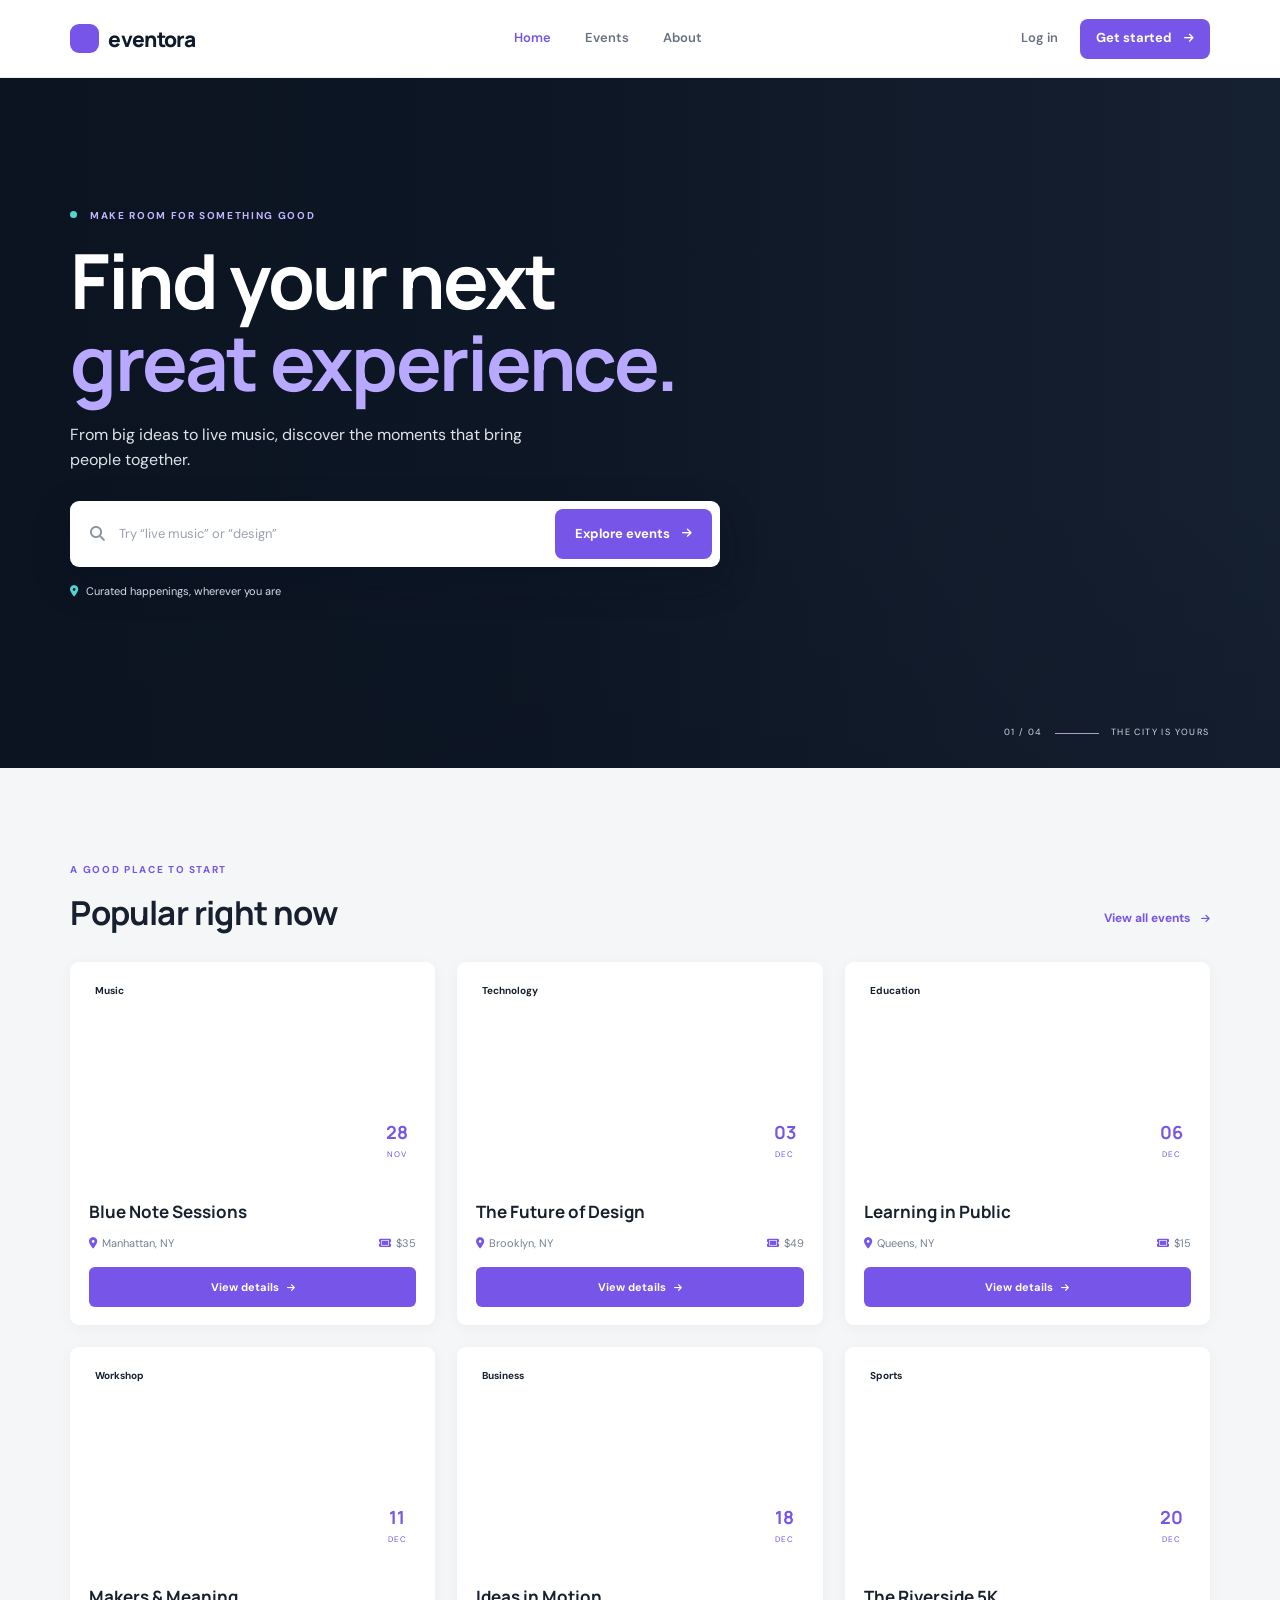
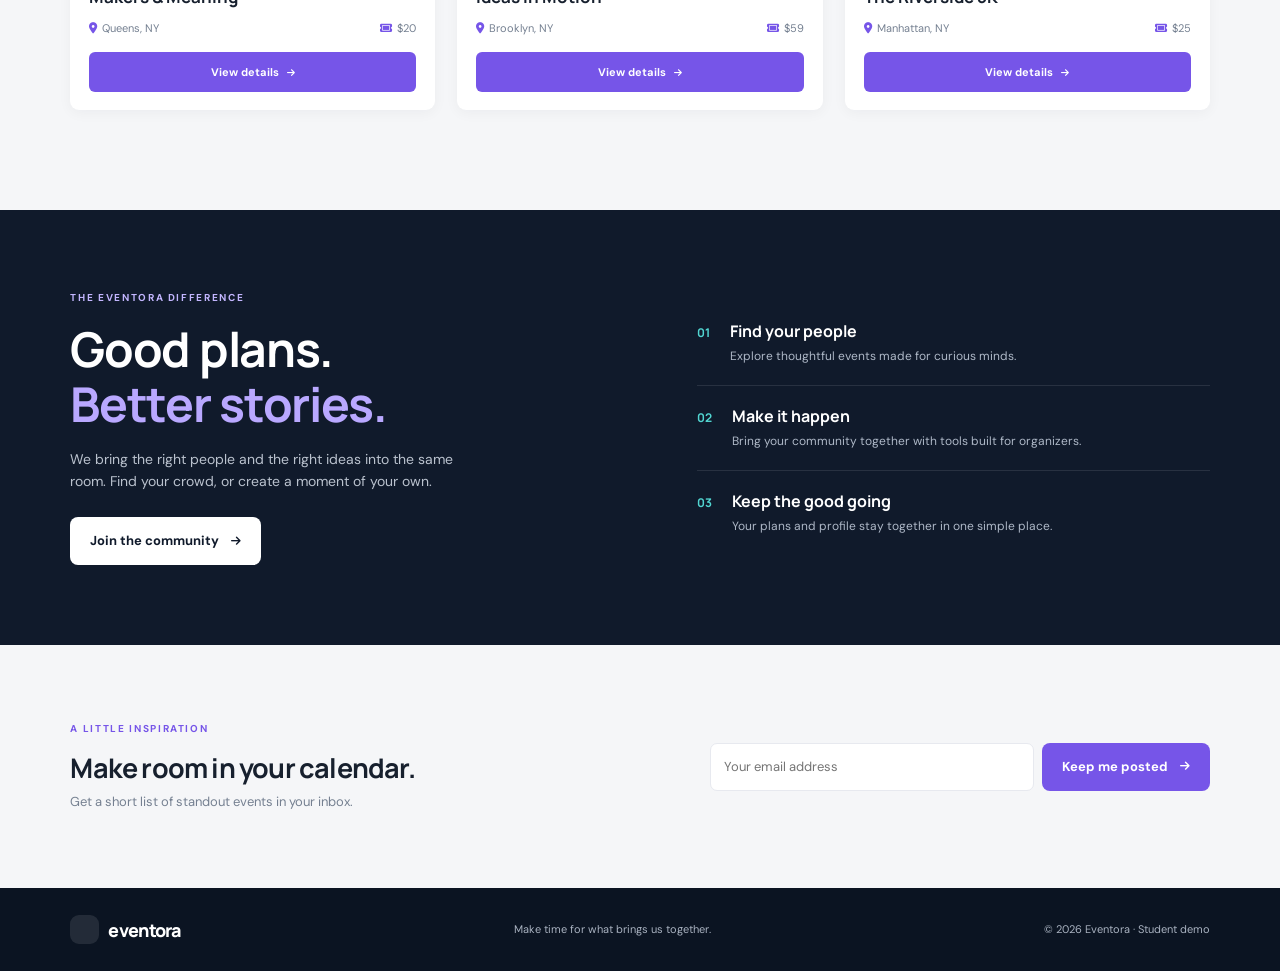
<file: frontend/index.html>
<!doctype html>
<html lang="en">
<head>
  <meta charset="utf-8">
  <meta name="viewport" content="width=device-width, initial-scale=1">
  <meta name="description" content="Find experiences worth remembering with Eventora.">
  <title>Eventora | Find your next great experience</title>
  <link rel="preconnect" href="https://fonts.googleapis.com">
  <link rel="preconnect" href="https://fonts.gstatic.com" crossorigin>
  <link href="https://fonts.googleapis.com/css2?family=DM+Sans:wght@400;500;600;700&family=Manrope:wght@500;600;700;800&display=swap" rel="stylesheet">
  <link rel="stylesheet" href="https://cdnjs.cloudflare.com/ajax/libs/font-awesome/6.5.2/css/all.min.css">
  <link rel="stylesheet" href="css/style.css">
  <link rel="stylesheet" href="css/event-details.css">
</head>
<body data-page="home">
  <header class="site-header">
    <a class="brand" href="index.html"><span class="brand-mark"><i class="fa-solid fa-sparkles"></i></span>eventora</a>
    <button class="menu-toggle" aria-label="Open navigation" aria-expanded="false"><i class="fa-solid fa-bars"></i></button>
    <nav class="site-nav" aria-label="Main navigation">
      <a class="active" href="index.html">Home</a><a href="events.html">Events</a><a href="about.html">About</a>
    </nav>
    <div class="nav-actions"><a class="nav-login" href="login.html">Log in</a><a class="button button-small" href="register.html">Get started <i class="fa-solid fa-arrow-right"></i></a></div>
  </header>

  <main>
    <section class="hero">
      <div class="hero-shade"></div>
      <div class="hero-content">
        <p class="eyebrow eyebrow-light"><span></span> MAKE ROOM FOR SOMETHING GOOD</p>
        <h1>Find your next<br><em>great experience.</em></h1>
        <p class="hero-copy">From big ideas to live music, discover the moments that bring people together.</p>
        <form class="hero-search" id="event-search">
          <i class="fa-solid fa-magnifying-glass"></i>
          <input id="search-input" type="search" placeholder="Try “live music” or “design”" aria-label="Search events">
          <button class="button" type="submit">Explore events <i class="fa-solid fa-arrow-right"></i></button>
        </form>
        <p class="hero-note"><i class="fa-solid fa-location-dot"></i> Curated happenings, wherever you are</p>
      </div>
      <div class="hero-caption"><span>01 / 04</span><span class="caption-line"></span><span>THE CITY IS YOURS</span></div>
    </section>

    <section class="section events-section" id="events">
      <div class="section-heading">
        <div><p class="eyebrow">A GOOD PLACE TO START</p><h2>Popular right now</h2></div>
        <a class="text-link" href="events.html">View all events <i class="fa-solid fa-arrow-right"></i></a>
      </div>
      <div class="event-grid" id="event-grid" aria-live="polite"></div>
      <p class="empty-state" id="event-empty" hidden>No events match that search. Try another keyword.</p>
    </section>

    <section class="why-section" id="why">
      <div class="why-copy"><p class="eyebrow eyebrow-light">THE EVENTORA DIFFERENCE</p><h2>Good plans.<br><em>Better stories.</em></h2><p>We bring the right people and the right ideas into the same room. Find your crowd, or create a moment of your own.</p><a class="button button-light" href="register.html">Join the community <i class="fa-solid fa-arrow-right"></i></a></div>
      <div class="why-points"><article><span>01</span><div><h3>Find your people</h3><p>Explore thoughtful events made for curious minds.</p></div></article><article><span>02</span><div><h3>Make it happen</h3><p>Bring your community together with tools built for organizers.</p></div></article><article><span>03</span><div><h3>Keep the good going</h3><p>Your plans and profile stay together in one simple place.</p></div></article></div>
    </section>
    <section class="newsletter section">
      <div><p class="eyebrow">A LITTLE INSPIRATION</p><h2>Make room in your calendar.</h2><p>Get a short list of standout events in your inbox.</p></div>
      <form class="newsletter-form" id="newsletter-form"><label class="sr-only" for="newsletter-email">Email address</label><input id="newsletter-email" type="email" placeholder="Your email address" required><button class="button" type="submit">Keep me posted <i class="fa-solid fa-arrow-right"></i></button></form>
    </section>
  </main>
  <footer class="site-footer"><a class="brand brand-footer" href="index.html"><span class="brand-mark"><i class="fa-solid fa-sparkles"></i></span>eventora</a><p>Make time for what brings us together.</p><span>© 2026 Eventora · Student demo</span></footer>
  <div class="toast-region" aria-live="polite" aria-atomic="true"></div>
  <script src="js/database.js"></script>
  <script src="js/app.js"></script>
</body>
</html>
</file>
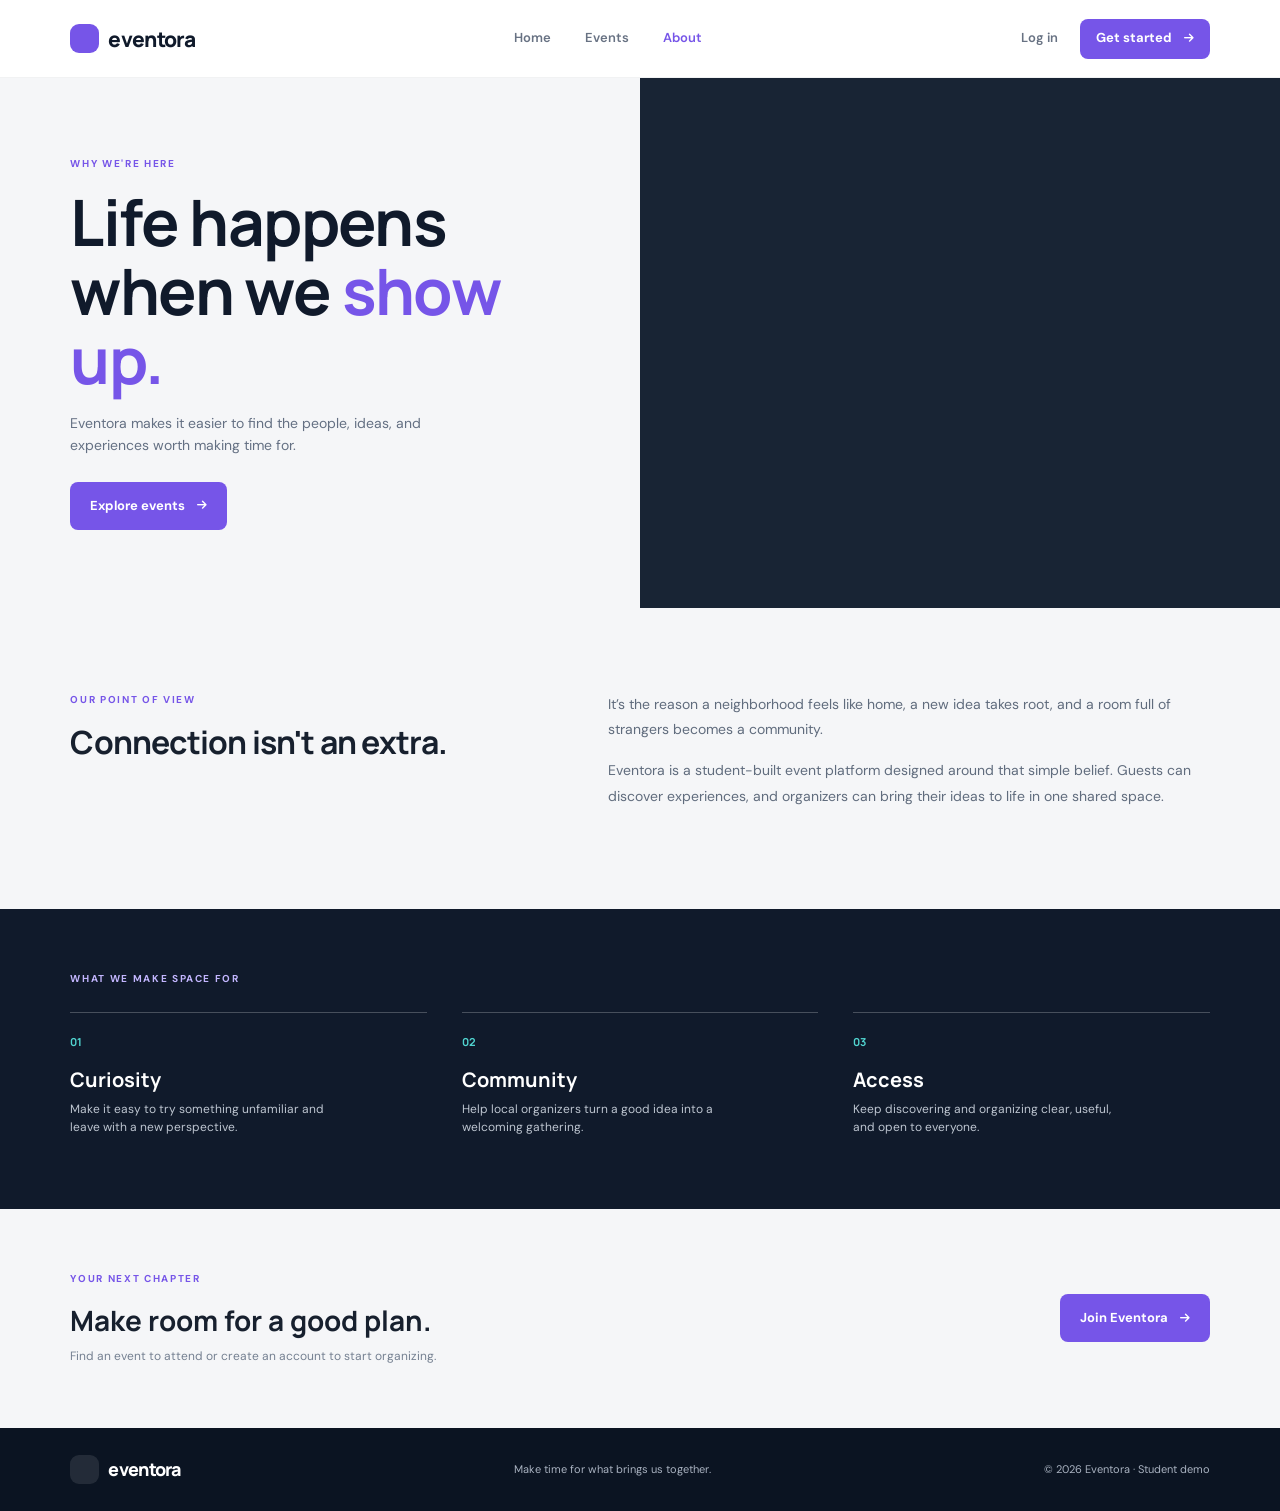
<file: frontend/about.html>
<!doctype html>
<html lang="en">
<head>
  <meta charset="utf-8"><meta name="viewport" content="width=device-width, initial-scale=1">
  <meta name="description" content="Learn how Eventora helps people find and create meaningful events.">
  <title>About | Eventora</title>
  <link rel="preconnect" href="https://fonts.googleapis.com"><link rel="preconnect" href="https://fonts.gstatic.com" crossorigin>
  <link href="https://fonts.googleapis.com/css2?family=DM+Sans:wght@400;500;600;700&family=Manrope:wght@500;600;700;800&display=swap" rel="stylesheet">
  <link rel="stylesheet" href="https://cdnjs.cloudflare.com/ajax/libs/font-awesome/6.5.2/css/all.min.css"><link rel="stylesheet" href="css/style.css">
</head>
<body data-page="about">
  <header class="site-header">
    <a class="brand" href="index.html"><span class="brand-mark"><i class="fa-solid fa-sparkles"></i></span>eventora</a>
    <button class="menu-toggle" aria-label="Open navigation" aria-expanded="false"><i class="fa-solid fa-bars"></i></button>
    <nav class="site-nav" aria-label="Main navigation"><a href="index.html">Home</a><a href="events.html">Events</a><a class="active" href="about.html">About</a></nav>
    <div class="nav-actions"><a class="nav-login" href="login.html">Log in</a><a class="button button-small" href="register.html">Get started <i class="fa-solid fa-arrow-right"></i></a></div>
  </header>
  <main>
    <section class="about-hero"><div class="about-hero-copy"><p class="eyebrow">WHY WE'RE HERE</p><h1>Life happens<br>when we <em>show up.</em></h1><p>Eventora makes it easier to find the people, ideas, and experiences worth making time for.</p><a class="button" href="events.html">Explore events <i class="fa-solid fa-arrow-right"></i></a></div><div class="about-hero-image" role="img" aria-label="People gathering at a live event"></div></section>
    <section class="about-story section"><div class="story-label"><p class="eyebrow">OUR POINT OF VIEW</p><h2>Connection isn't an extra.</h2></div><div class="story-copy"><p>It’s the reason a neighborhood feels like home, a new idea takes root, and a room full of strangers becomes a community.</p><p>Eventora is a student-built event platform designed around that simple belief. Guests can discover experiences, and organizers can bring their ideas to life in one shared space.</p></div></section>
    <section class="about-values"><div class="section values-inner"><p class="eyebrow eyebrow-light">WHAT WE MAKE SPACE FOR</p><div class="values-grid"><article><span>01</span><h2>Curiosity</h2><p>Make it easy to try something unfamiliar and leave with a new perspective.</p></article><article><span>02</span><h2>Community</h2><p>Help local organizers turn a good idea into a welcoming gathering.</p></article><article><span>03</span><h2>Access</h2><p>Keep discovering and organizing clear, useful, and open to everyone.</p></article></div></div></section>
    <section class="about-cta section"><div><p class="eyebrow">YOUR NEXT CHAPTER</p><h2>Make room for a good plan.</h2><p>Find an event to attend or create an account to start organizing.</p></div><a class="button" href="register.html">Join Eventora <i class="fa-solid fa-arrow-right"></i></a></section>
  </main>
  <footer class="site-footer"><a class="brand brand-footer" href="index.html"><span class="brand-mark"><i class="fa-solid fa-sparkles"></i></span>eventora</a><p>Make time for what brings us together.</p><span>© 2026 Eventora · Student demo</span></footer>
  <div class="toast-region" aria-live="polite" aria-atomic="true"></div><script src="js/database.js"></script><script src="js/app.js"></script>
</body>
</html>
</file>
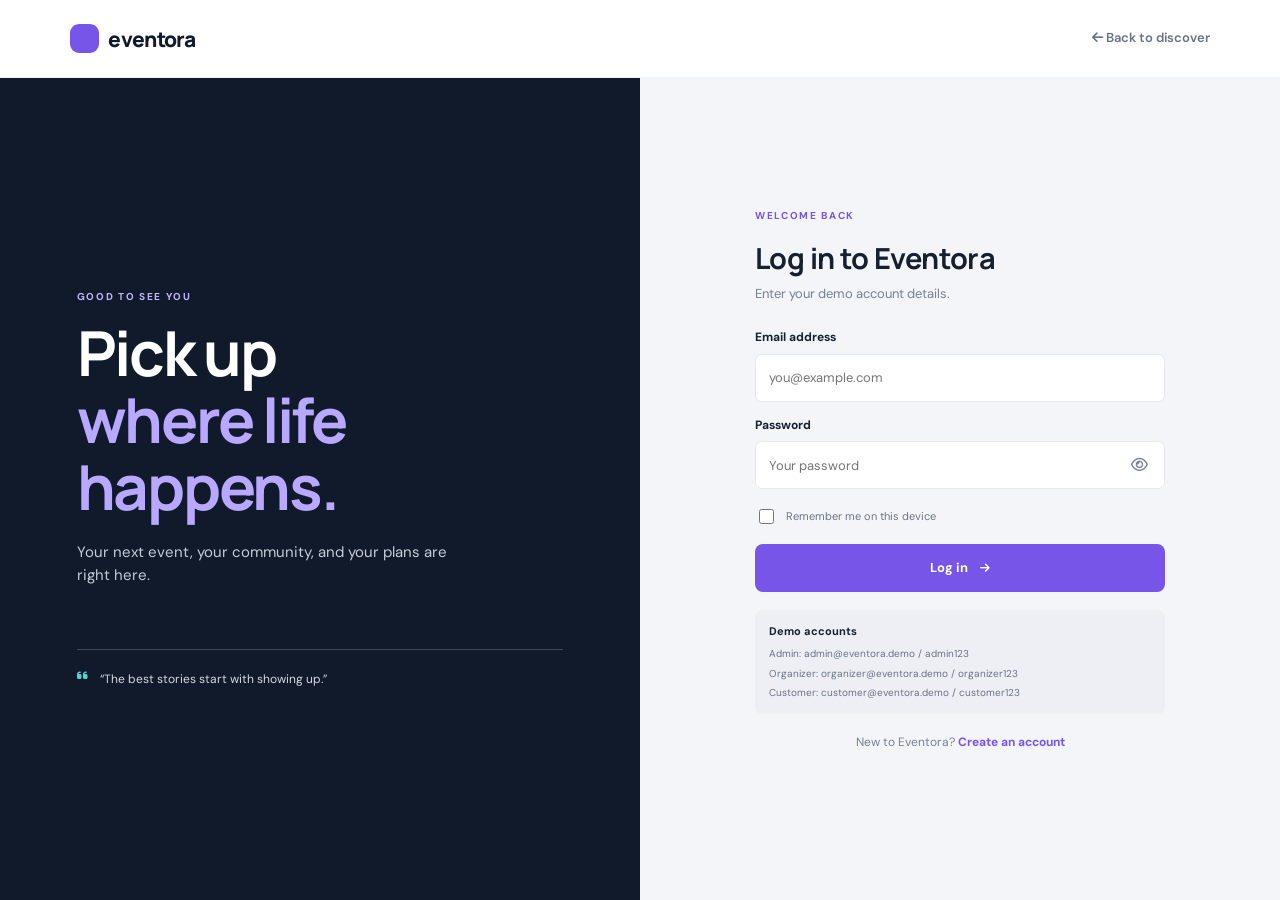
<file: frontend/dashboard.html>
<!doctype html>
<html lang="en">
<head>
  <meta charset="utf-8"><meta name="viewport" content="width=device-width, initial-scale=1">
  <title>Dashboard | Eventora</title>
  <link rel="preconnect" href="https://fonts.googleapis.com"><link rel="preconnect" href="https://fonts.gstatic.com" crossorigin>
  <link href="https://fonts.googleapis.com/css2?family=DM+Sans:wght@400;500;600;700&family=Manrope:wght@500;600;700;800&display=swap" rel="stylesheet">
  <link rel="stylesheet" href="https://cdnjs.cloudflare.com/ajax/libs/font-awesome/6.5.2/css/all.min.css"><link rel="stylesheet" href="css/style.css"><link rel="stylesheet" href="css/dashboard.css">
</head>
<body class="workspace-page" data-page="dashboard">
  <aside class="workspace-sidebar">
    <a class="brand" href="index.html"><span class="brand-mark"><i class="fa-solid fa-sparkles"></i></span>eventora</a>
    <p class="sidebar-label">WORKSPACE</p><nav class="sidebar-nav"><a class="active" href="dashboard.html"><i class="fa-solid fa-chart-pie"></i> Overview</a><a href="events.html"><i class="fa-regular fa-compass"></i> Explore events</a><a href="profile.html"><i class="fa-regular fa-user"></i> My profile</a></nav>
    <div class="sidebar-bottom"><a href="index.html"><i class="fa-solid fa-arrow-left"></i> Back to Eventora</a><button id="logout-button"><i class="fa-solid fa-arrow-right-from-bracket"></i> Log out</button></div>
  </aside>
  <main class="workspace-main">
    <header class="workspace-topbar"><button class="workspace-menu" aria-label="Open dashboard navigation"><i class="fa-solid fa-bars"></i></button><span class="crumb">Workspace <i class="fa-solid fa-chevron-right"></i> Overview</span><a class="top-profile" href="profile.html"><span class="avatar" id="user-avatar">E</span><span id="top-user-name">My profile</span><i class="fa-solid fa-chevron-down"></i></a></header>
    <section class="dashboard-content"><div class="welcome-row"><div><p class="eyebrow" id="role-eyebrow">YOUR EVENTORA</p><h1 id="welcome-title">Welcome back</h1><p id="welcome-copy">Here's what's happening in your Eventora space.</p></div><a class="button" id="primary-action" href="events.html">Explore events <i class="fa-solid fa-arrow-right"></i></a></div>
      <div class="stats-grid" id="stats-grid"></div>
      <section class="dashboard-panel"><div class="panel-heading"><div><p class="eyebrow">YOUR SPACE</p><h2 id="panel-title">A good place to begin</h2></div><span class="role-chip" id="role-chip"></span></div><div id="dashboard-body"></div></section>
      <section class="dashboard-panel admin-review-panel" id="admin-review-panel" hidden><div class="panel-heading"><div><p class="eyebrow">MODERATION</p><h2>Customer reviews</h2></div><span class="role-chip" id="pending-review-count">0 pending</span></div><div id="admin-review-list"></div></section>
      <p class="demo-warning"><i class="fa-solid fa-circle-info"></i> Demo workspace. Account and sample data are stored only in this browser.</p>
    </section>
  </main>
  <div class="modal-backdrop" id="event-modal" hidden><section class="modal" role="dialog" aria-modal="true" aria-labelledby="modal-title"><button class="modal-close" type="button" aria-label="Close"><i class="fa-solid fa-xmark"></i></button><p class="eyebrow">NEW EVENT</p><h2 id="modal-title">Create an event</h2><form id="create-event-form"><label for="event-name">Event name</label><input id="event-name" required maxlength="70" placeholder="e.g. Creative mornings"><label for="event-category">Category</label><select id="event-category"><option>Technology</option><option>Education</option><option>Music</option><option>Business</option><option>Workshop</option><option>Cultural</option></select><label for="event-date">Date</label><input id="event-date" type="date" required><label for="event-location">Location</label><input id="event-location" required maxlength="80" placeholder="City or venue"><label for="event-price">Ticket price (USD)</label><input id="event-price" type="number" min="0" max="99999" step="0.01" value="0" required><p class="form-error" id="event-error" role="alert"></p><button class="button button-wide" type="submit">Create event <i class="fa-solid fa-arrow-right"></i></button></form></section></div>
  <div class="toast-region" aria-live="polite" aria-atomic="true"></div><script src="js/database.js"></script><script src="js/app.js"></script>
</body>
</html>
</file>
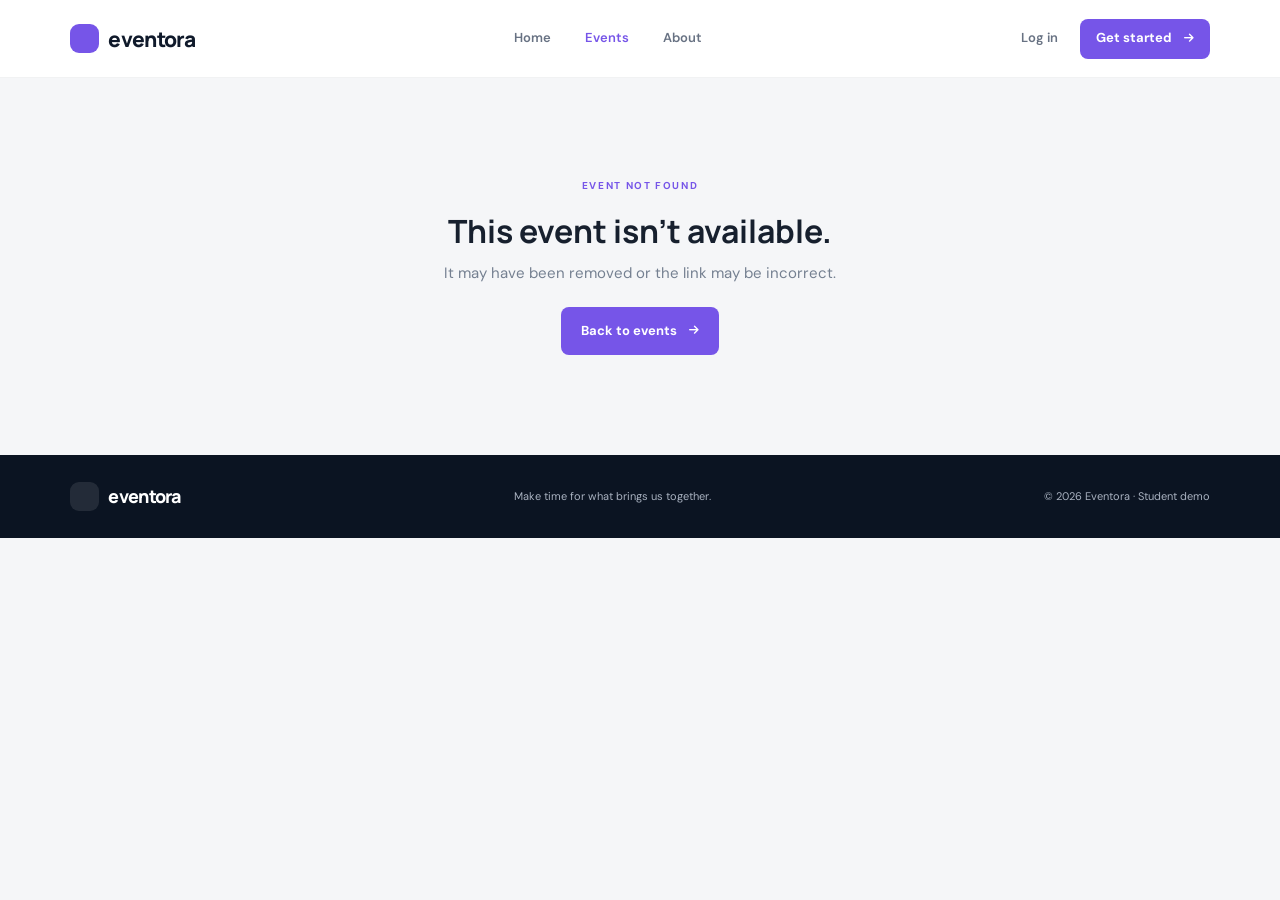
<file: frontend/event-details.html>
<!doctype html>
<html lang="en">
<head>
  <meta charset="utf-8"><meta name="viewport" content="width=device-width, initial-scale=1">
  <meta name="description" content="View event details and reserve tickets with Eventora.">
  <title>Event details | Eventora</title>
  <link rel="preconnect" href="https://fonts.googleapis.com"><link rel="preconnect" href="https://fonts.gstatic.com" crossorigin>
  <link href="https://fonts.googleapis.com/css2?family=DM+Sans:wght@400;500;600;700&family=Manrope:wght@500;600;700;800&display=swap" rel="stylesheet">
  <link rel="stylesheet" href="https://cdnjs.cloudflare.com/ajax/libs/font-awesome/6.5.2/css/all.min.css">
  <link rel="stylesheet" href="css/style.css"><link rel="stylesheet" href="css/event-details.css">
</head>
<body data-page="event-details">
  <header class="site-header">
    <a class="brand" href="index.html"><span class="brand-mark"><i class="fa-solid fa-sparkles"></i></span>eventora</a>
    <button class="menu-toggle" aria-label="Open navigation" aria-expanded="false"><i class="fa-solid fa-bars"></i></button>
    <nav class="site-nav" aria-label="Main navigation"><a href="index.html">Home</a><a class="active" href="events.html">Events</a><a href="about.html">About</a></nav>
    <div class="nav-actions"><a class="nav-login" href="login.html">Log in</a><a class="button button-small" href="register.html">Get started <i class="fa-solid fa-arrow-right"></i></a></div>
  </header>
  <main>
    <section id="event-not-found" class="event-not-found" hidden><p class="eyebrow">EVENT NOT FOUND</p><h1>This event isn't available.</h1><p>It may have been removed or the link may be incorrect.</p><a class="button" href="events.html">Back to events <i class="fa-solid fa-arrow-right"></i></a></section>
    <div id="event-details-content" hidden>
      <div class="detail-banner" id="detail-image"><div class="detail-banner-shade"></div><div class="detail-banner-inner"><a class="detail-back" href="events.html"><i class="fa-solid fa-arrow-left"></i> All events</a><span id="detail-category" class="event-tag"></span></div></div>
      <section class="event-detail-layout">
        <article class="event-story">
          <p class="eyebrow">EVENTORA PRESENTS</p><h1 id="detail-title"></h1><p class="detail-description" id="detail-description"></p>
          <div class="detail-facts"><div><span class="fact-icon"><i class="fa-regular fa-calendar"></i></span><div><small>DATE</small><strong id="detail-date"></strong></div></div><div><span class="fact-icon"><i class="fa-solid fa-location-dot"></i></span><div><small>LOCATION</small><strong id="detail-location"></strong></div></div><div><span class="fact-icon"><i class="fa-solid fa-user-tie"></i></span><div><small>ORGANIZER</small><strong id="detail-organizer"></strong></div></div><div><span class="fact-icon"><i class="fa-solid fa-ticket"></i></span><div><small>SEATS</small><strong id="detail-seats"></strong></div></div></div>
          <section class="event-about"><p class="eyebrow">GOOD TO KNOW</p><h2>A little more about the event</h2><p id="detail-long-description"></p></section>
          <section class="event-reviews"><div class="reviews-heading"><div><p class="eyebrow">COMMUNITY NOTES</p><h2>Reviews</h2></div><span id="review-average" class="review-average"></span></div><div id="approved-reviews" class="approved-reviews"></div><p id="review-access-message" class="review-access-message"></p><form id="review-form" class="review-form" hidden><label for="review-rating">Your rating</label><select id="review-rating"><option value="5">5 stars · Loved it</option><option value="4">4 stars · Great</option><option value="3">3 stars · Good</option><option value="2">2 stars · Could be better</option><option value="1">1 star · Disappointing</option></select><label for="review-comment">Your review</label><textarea id="review-comment" rows="4" maxlength="600" placeholder="What should other guests know?" required></textarea><p class="form-error" id="review-error" role="alert"></p><button class="button" type="submit">Submit review <i class="fa-solid fa-arrow-right"></i></button></form></section>
        </article>
        <aside class="booking-card">
          <p class="eyebrow">SAVE YOUR SPOT</p><div class="booking-price"><strong id="booking-base-price"></strong><span> / ticket</span></div><p class="availability" id="booking-availability"></p>
          <div id="booking-access-message" class="booking-access"></div>
          <form id="booking-form" hidden>
            <label for="ticket-type">Ticket type</label><select id="ticket-type"><option value="regular">Regular · 1× price</option><option value="vip">VIP · 1.75× price</option><option value="premium">Premium · 2.5× price</option></select>
            <label for="ticket-quantity">Number of tickets</label><div class="quantity-control"><button type="button" data-quantity-change="-1" aria-label="Remove one ticket"><i class="fa-solid fa-minus"></i></button><input id="ticket-quantity" type="number" min="1" value="1" inputmode="numeric" required><button type="button" data-quantity-change="1" aria-label="Add one ticket"><i class="fa-solid fa-plus"></i></button></div>
            <div class="booking-total"><span>Total</span><strong id="booking-total"></strong></div>
            <p class="form-error" id="booking-error" role="alert"></p><button class="button button-wide" type="submit">Confirm booking <i class="fa-solid fa-arrow-right"></i></button>
            <p class="booking-demo-note"><i class="fa-solid fa-circle-info"></i> Demo booking only. No payment is collected.</p>
          </form>
          <section class="booking-confirmation" id="booking-confirmation" aria-live="polite" hidden><span><i class="fa-solid fa-circle-check"></i></span><h2>You're on the list.</h2><p>Your demo booking is saved.</p><small>BOOKING ID</small><code id="booking-confirmation-id"></code><a class="text-link" href="dashboard.html">View your dashboard <i class="fa-solid fa-arrow-right"></i></a></section>
        </aside>
      </section>
    </div>
  </main>
  <footer class="site-footer"><a class="brand brand-footer" href="index.html"><span class="brand-mark"><i class="fa-solid fa-sparkles"></i></span>eventora</a><p>Make time for what brings us together.</p><span>© 2026 Eventora · Student demo</span></footer>
  <div class="toast-region" aria-live="polite" aria-atomic="true"></div><script src="js/database.js"></script><script src="js/app.js"></script>
</body>
</html>
</file>
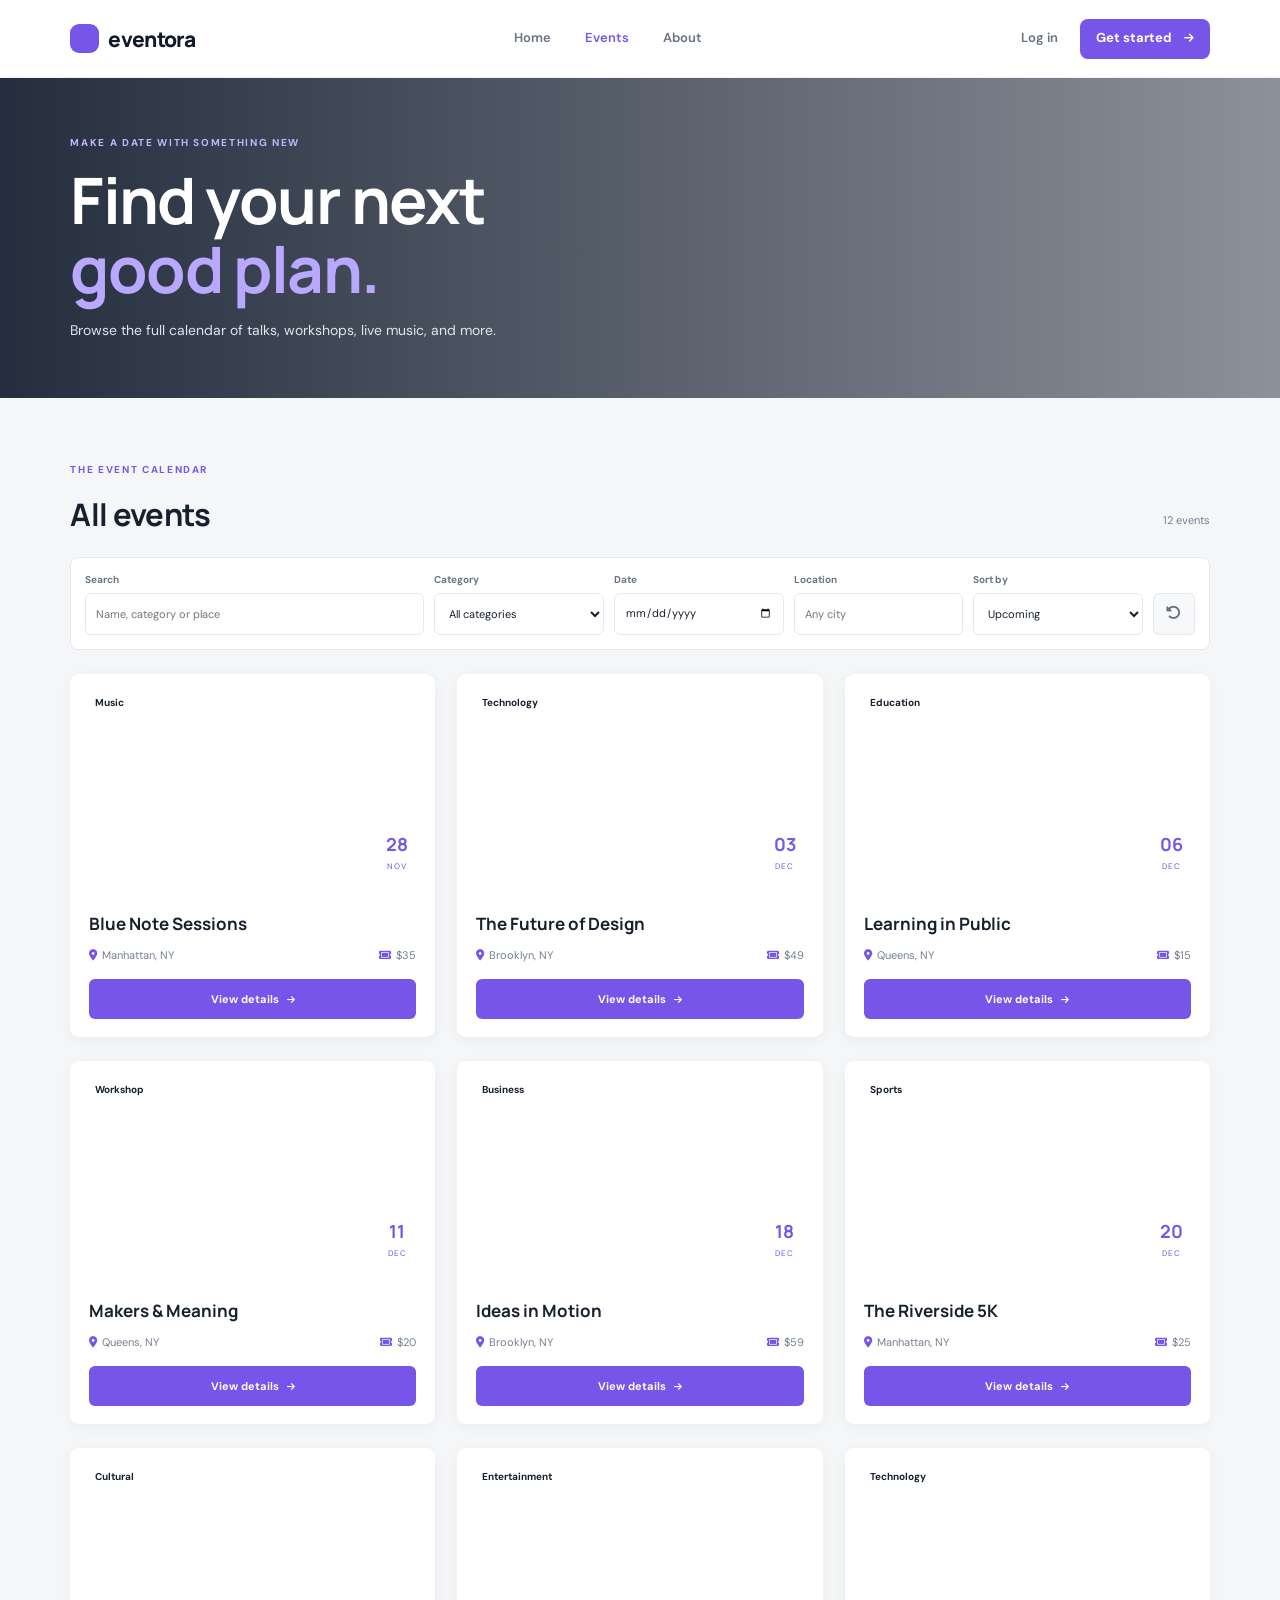
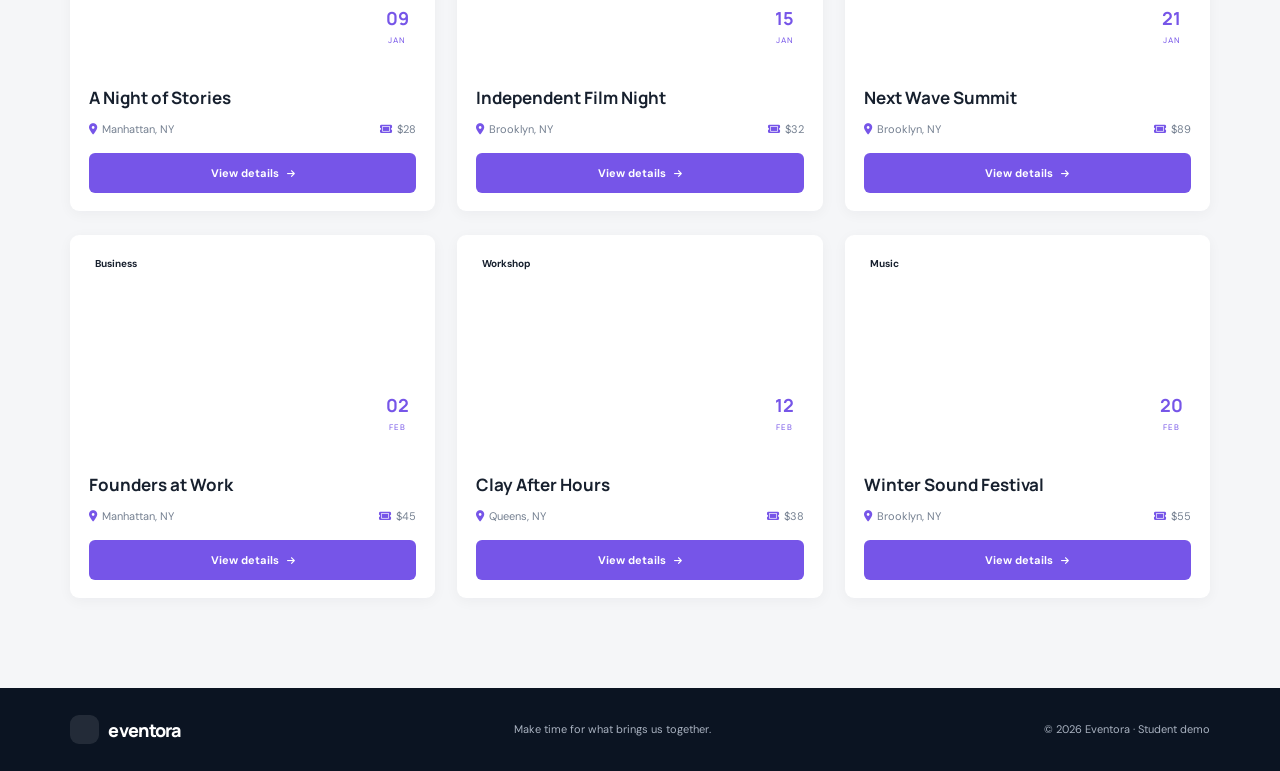
<file: frontend/events.html>
<!doctype html>
<html lang="en">
<head>
  <meta charset="utf-8"><meta name="viewport" content="width=device-width, initial-scale=1">
  <meta name="description" content="Browse upcoming Eventora experiences and find your next event.">
  <title>Events | Eventora</title>
  <link rel="preconnect" href="https://fonts.googleapis.com"><link rel="preconnect" href="https://fonts.gstatic.com" crossorigin>
  <link href="https://fonts.googleapis.com/css2?family=DM+Sans:wght@400;500;600;700&family=Manrope:wght@500;600;700;800&display=swap" rel="stylesheet">
  <link rel="stylesheet" href="https://cdnjs.cloudflare.com/ajax/libs/font-awesome/6.5.2/css/all.min.css"><link rel="stylesheet" href="css/style.css"><link rel="stylesheet" href="css/event-details.css">
</head>
<body data-page="events">
  <header class="site-header">
    <a class="brand" href="index.html"><span class="brand-mark"><i class="fa-solid fa-sparkles"></i></span>eventora</a>
    <button class="menu-toggle" aria-label="Open navigation" aria-expanded="false"><i class="fa-solid fa-bars"></i></button>
    <nav class="site-nav" aria-label="Main navigation"><a href="index.html">Home</a><a class="active" href="events.html">Events</a><a href="about.html">About</a></nav>
    <div class="nav-actions"><a class="nav-login" href="login.html">Log in</a><a class="button button-small" href="register.html">Get started <i class="fa-solid fa-arrow-right"></i></a></div>
  </header>
  <main>
    <section class="events-hero"><div class="events-hero-content"><p class="eyebrow eyebrow-light">MAKE A DATE WITH SOMETHING NEW</p><h1>Find your next<br><em>good plan.</em></h1><p>Browse the full calendar of talks, workshops, live music, and more.</p></div></section>
    <section class="section catalog-section">
      <div class="catalog-heading"><div><p class="eyebrow">THE EVENT CALENDAR</p><h2>All events</h2></div><span id="event-count" class="event-count"></span></div>
      <form class="event-filters" id="event-filters">
        <label class="filter-field search-filter"><span>Search</span><input id="events-search" type="search" placeholder="Name, category or place"></label>
        <label class="filter-field"><span>Category</span><select id="category-filter"><option value="">All categories</option><option>Technology</option><option>Education</option><option>Sports</option><option>Music</option><option>Business</option><option>Cultural</option><option>Entertainment</option><option>Workshop</option></select></label>
        <label class="filter-field"><span>Date</span><input id="date-filter" type="date"></label>
        <label class="filter-field"><span>Location</span><input id="location-filter" type="search" placeholder="Any city"></label>
        <label class="filter-field"><span>Sort by</span><select id="sort-filter"><option value="date">Upcoming</option><option value="price-low">Price: low to high</option><option value="price-high">Price: high to low</option></select></label>
        <button class="filter-reset" type="reset" aria-label="Clear event filters" title="Clear filters"><i class="fa-solid fa-rotate-left"></i></button>
      </form>
      <div class="event-grid catalog-grid" id="event-grid" aria-live="polite"></div>
      <p class="empty-state" id="event-empty" hidden>No events match those filters. Try changing your search.</p>
    </section>
  </main>
  <footer class="site-footer"><a class="brand brand-footer" href="index.html"><span class="brand-mark"><i class="fa-solid fa-sparkles"></i></span>eventora</a><p>Make time for what brings us together.</p><span>© 2026 Eventora · Student demo</span></footer>
  <div class="toast-region" aria-live="polite" aria-atomic="true"></div><script src="js/database.js"></script><script src="js/app.js"></script>
</body>
</html>
</file>
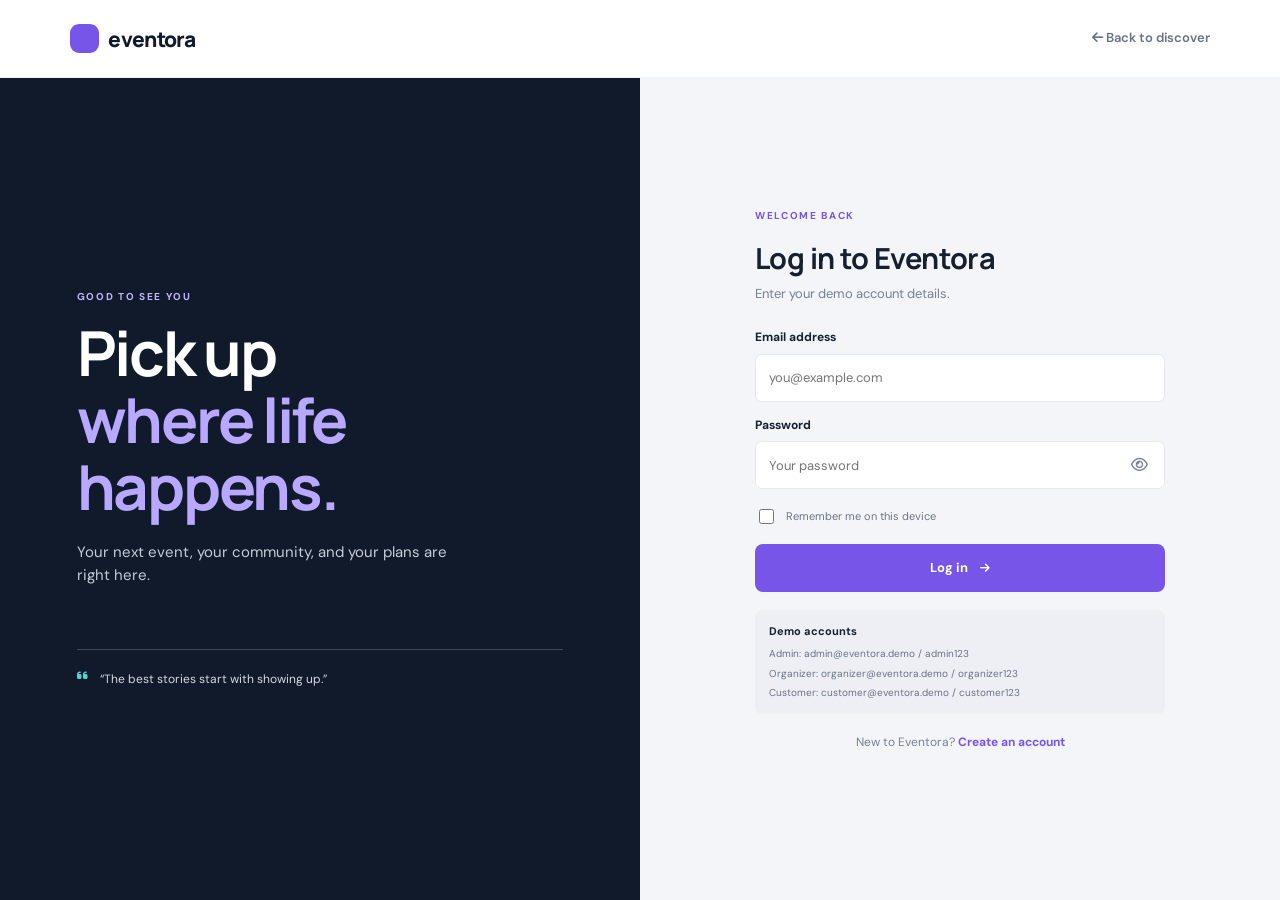
<file: frontend/login.html>
<!doctype html>
<html lang="en">
<head>
  <meta charset="utf-8"><meta name="viewport" content="width=device-width, initial-scale=1">
  <title>Log in | Eventora</title>
  <link rel="preconnect" href="https://fonts.googleapis.com"><link rel="preconnect" href="https://fonts.gstatic.com" crossorigin>
  <link href="https://fonts.googleapis.com/css2?family=DM+Sans:wght@400;500;600;700&family=Manrope:wght@500;600;700;800&display=swap" rel="stylesheet">
  <link rel="stylesheet" href="https://cdnjs.cloudflare.com/ajax/libs/font-awesome/6.5.2/css/all.min.css"><link rel="stylesheet" href="css/style.css">
</head>
<body class="auth-page" data-page="login">
  <header class="site-header auth-header"><a class="brand" href="index.html"><span class="brand-mark"><i class="fa-solid fa-sparkles"></i></span>eventora</a><a class="nav-login" href="index.html"><i class="fa-solid fa-arrow-left"></i> Back to discover</a></header>
  <main class="auth-layout">
    <section class="auth-aside login-aside"><p class="eyebrow eyebrow-light">GOOD TO SEE YOU</p><h1>Pick up<br><em>where life happens.</em></h1><p>Your next event, your community, and your plans are right here.</p><div class="aside-quote"><i class="fa-solid fa-quote-left"></i><span>“The best stories start with showing up.”</span></div></section>
    <section class="auth-form-wrap"><form class="auth-form" id="login-form" novalidate>
      <p class="eyebrow">WELCOME BACK</p><h2>Log in to Eventora</h2><p class="form-intro">Enter your demo account details.</p>
      <label for="login-email">Email address</label><input id="login-email" type="email" autocomplete="email" placeholder="you@example.com" required>
      <label for="login-password">Password</label><div class="password-field"><input id="login-password" type="password" autocomplete="current-password" placeholder="Your password" required><button type="button" class="password-toggle" aria-label="Show password"><i class="fa-regular fa-eye"></i></button></div>
      <label class="check-label"><input id="remember-me" type="checkbox"><span>Remember me on this device</span></label>
      <p class="form-error" id="login-error" role="alert"></p><button class="button button-wide" type="submit">Log in <i class="fa-solid fa-arrow-right"></i></button>
      <div class="demo-accounts"><strong>Demo accounts</strong><span>Admin: admin@eventora.demo / admin123</span><span>Organizer: organizer@eventora.demo / organizer123</span><span>Customer: customer@eventora.demo / customer123</span></div>
      <p class="switch-auth">New to Eventora? <a href="register.html">Create an account</a></p>
    </form></section>
  </main>
  <div class="toast-region" aria-live="polite" aria-atomic="true"></div><script src="js/database.js"></script><script src="js/app.js"></script>
</body>
</html>
</file>
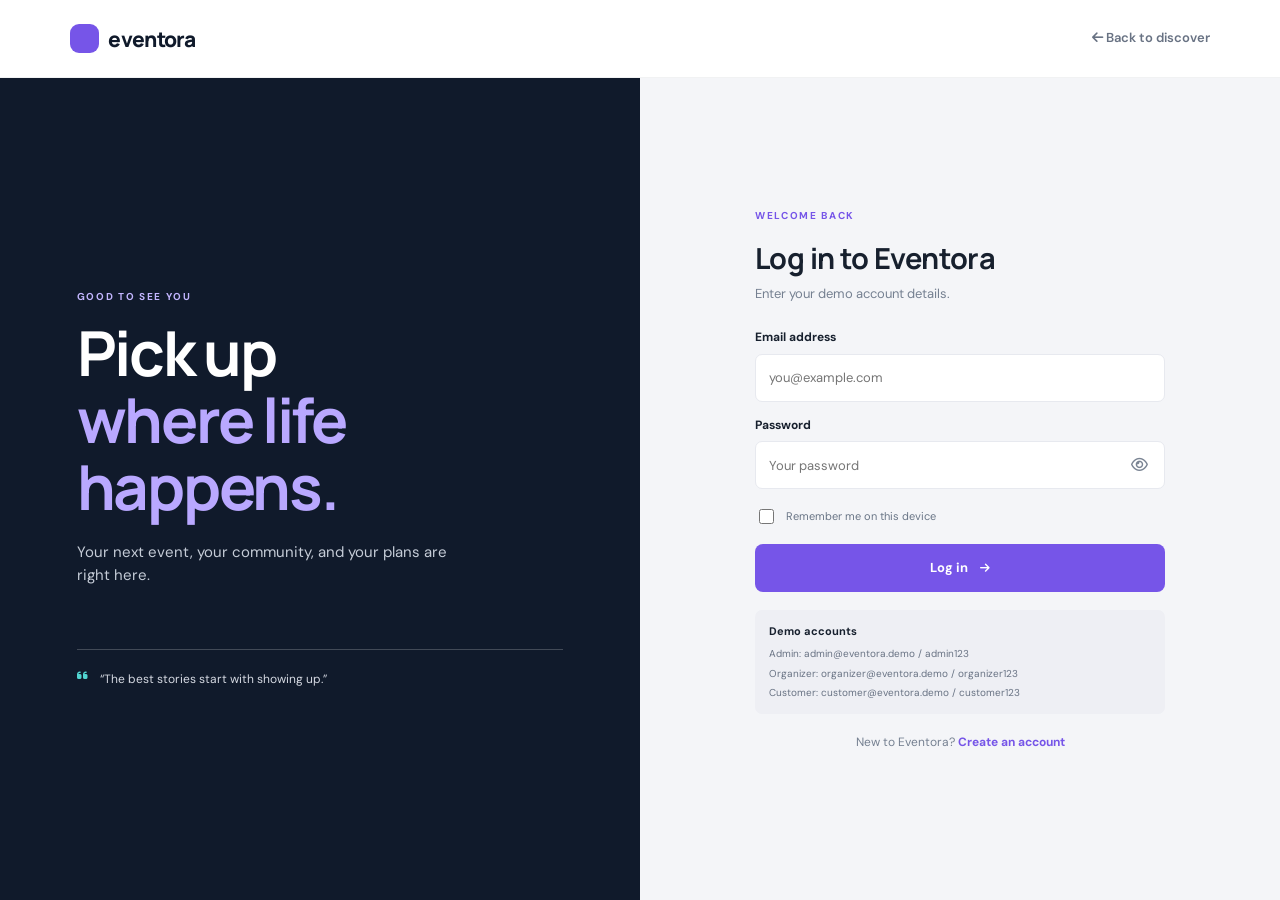
<file: frontend/profile.html>
<!doctype html>
<html lang="en">
<head>
  <meta charset="utf-8"><meta name="viewport" content="width=device-width, initial-scale=1">
  <title>My profile | Eventora</title>
  <link rel="preconnect" href="https://fonts.googleapis.com"><link rel="preconnect" href="https://fonts.gstatic.com" crossorigin>
  <link href="https://fonts.googleapis.com/css2?family=DM+Sans:wght@400;500;600;700&family=Manrope:wght@500;600;700;800&display=swap" rel="stylesheet">
  <link rel="stylesheet" href="https://cdnjs.cloudflare.com/ajax/libs/font-awesome/6.5.2/css/all.min.css"><link rel="stylesheet" href="css/style.css">
</head>
<body class="workspace-page" data-page="profile">
  <aside class="workspace-sidebar">
    <a class="brand" href="index.html"><span class="brand-mark"><i class="fa-solid fa-sparkles"></i></span>eventora</a>
    <p class="sidebar-label">WORKSPACE</p><nav class="sidebar-nav"><a href="dashboard.html"><i class="fa-solid fa-chart-pie"></i> Overview</a><a href="events.html"><i class="fa-regular fa-compass"></i> Explore events</a><a class="active" href="profile.html"><i class="fa-regular fa-user"></i> My profile</a></nav>
    <div class="sidebar-bottom"><a href="index.html"><i class="fa-solid fa-arrow-left"></i> Back to Eventora</a><button id="logout-button"><i class="fa-solid fa-arrow-right-from-bracket"></i> Log out</button></div>
  </aside>
  <main class="workspace-main"><header class="workspace-topbar"><button class="workspace-menu" aria-label="Open dashboard navigation"><i class="fa-solid fa-bars"></i></button><span class="crumb">Workspace <i class="fa-solid fa-chevron-right"></i> My profile</span><a class="top-profile" href="profile.html"><span class="avatar" id="user-avatar">E</span><span id="top-user-name">My profile</span><i class="fa-solid fa-chevron-down"></i></a></header>
    <section class="dashboard-content profile-content"><div class="welcome-row"><div><p class="eyebrow">ACCOUNT SETTINGS</p><h1>My profile</h1><p>Your account details and Eventora role.</p></div><a class="button button-quiet" href="dashboard.html"><i class="fa-solid fa-arrow-left"></i> Dashboard</a></div>
      <div class="profile-layout"><section class="profile-card"><div class="profile-card-head"><span class="profile-avatar" id="profile-avatar">E</span><div><h2 id="profile-name-heading">Your profile</h2><span class="role-chip" id="profile-role-badge"></span></div></div><form id="profile-form"><label for="profile-name">Full name</label><input id="profile-name" required maxlength="80"><label for="profile-email">Email address</label><input id="profile-email" type="email" readonly aria-describedby="email-note"><small id="email-note">Email is fixed for this local demo account.</small><label for="profile-phone">Phone number</label><input id="profile-phone" type="tel" placeholder="Add a phone number"><p class="form-error" id="profile-error" role="alert"></p><button class="button" type="submit">Save changes <i class="fa-solid fa-check"></i></button></form></section>
      <aside class="profile-note"><span class="note-icon"><i class="fa-solid fa-shield-halved"></i></span><h2>About your demo account</h2><p>Your role controls which workspace tools you see. Email and role are displayed here so you can confirm which account is active.</p><p>Profile data lives in this browser’s LocalStorage. This is for class demonstration only, not production authentication.</p></aside></div>
    </section></main>
  <div class="toast-region" aria-live="polite" aria-atomic="true"></div><script src="js/database.js"></script><script src="js/app.js"></script>
</body>
</html>
</file>
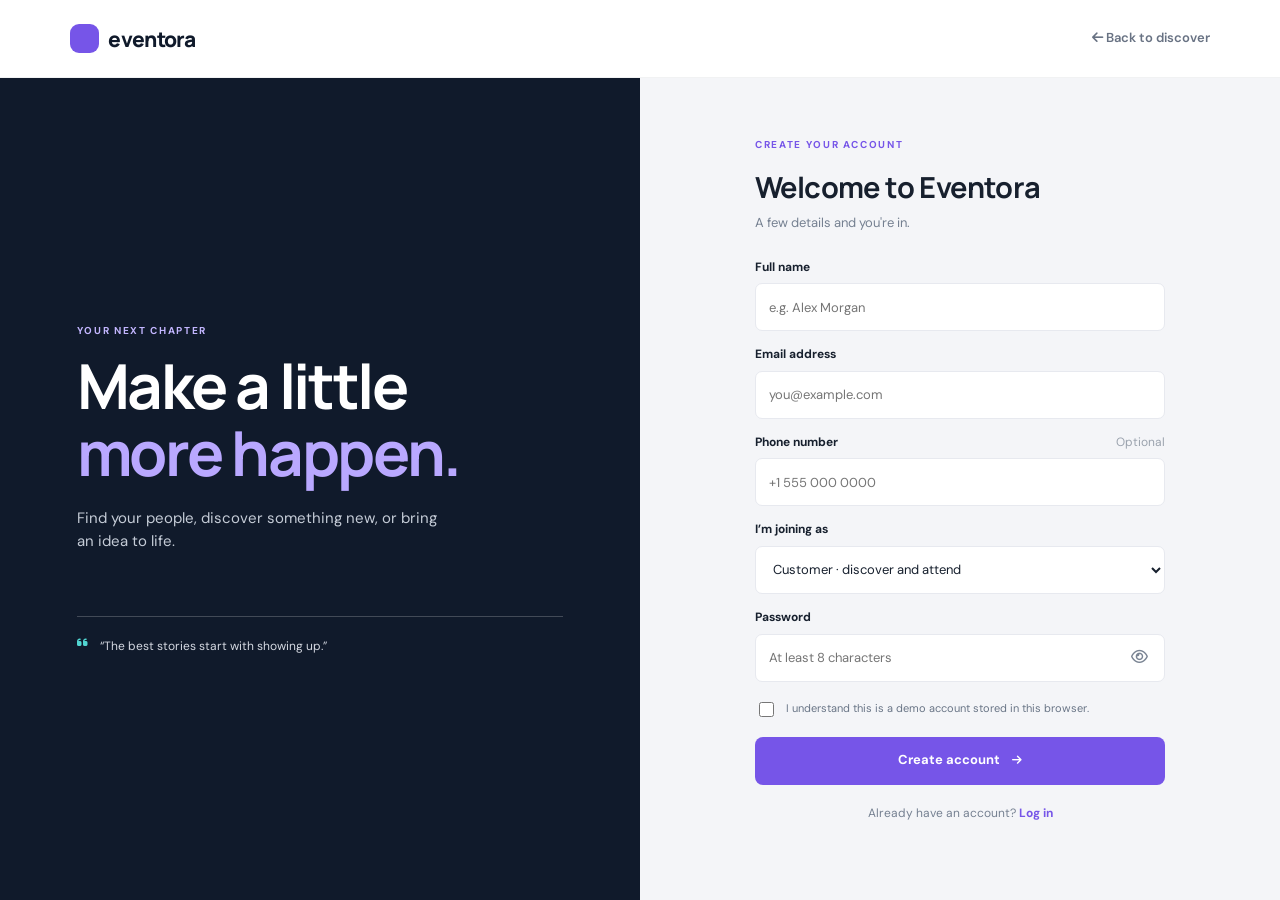
<file: frontend/register.html>
<!doctype html>
<html lang="en">
<head>
  <meta charset="utf-8"><meta name="viewport" content="width=device-width, initial-scale=1">
  <title>Create account | Eventora</title>
  <link rel="preconnect" href="https://fonts.googleapis.com"><link rel="preconnect" href="https://fonts.gstatic.com" crossorigin>
  <link href="https://fonts.googleapis.com/css2?family=DM+Sans:wght@400;500;600;700&family=Manrope:wght@500;600;700;800&display=swap" rel="stylesheet">
  <link rel="stylesheet" href="https://cdnjs.cloudflare.com/ajax/libs/font-awesome/6.5.2/css/all.min.css"><link rel="stylesheet" href="css/style.css">
</head>
<body class="auth-page" data-page="register">
  <header class="site-header auth-header"><a class="brand" href="index.html"><span class="brand-mark"><i class="fa-solid fa-sparkles"></i></span>eventora</a><a class="nav-login" href="index.html"><i class="fa-solid fa-arrow-left"></i> Back to discover</a></header>
  <main class="auth-layout">
    <section class="auth-aside"><p class="eyebrow eyebrow-light">YOUR NEXT CHAPTER</p><h1>Make a little<br><em>more happen.</em></h1><p>Find your people, discover something new, or bring an idea to life.</p><div class="aside-quote"><i class="fa-solid fa-quote-left"></i><span>“The best stories start with showing up.”</span></div></section>
    <section class="auth-form-wrap"><form class="auth-form" id="register-form" novalidate>
      <p class="eyebrow">CREATE YOUR ACCOUNT</p><h2>Welcome to Eventora</h2><p class="form-intro">A few details and you're in.</p>
      <label for="full-name">Full name</label><input id="full-name" name="name" autocomplete="name" placeholder="e.g. Alex Morgan" required>
      <label for="register-email">Email address</label><input id="register-email" name="email" type="email" autocomplete="email" placeholder="you@example.com" required>
      <label for="register-phone">Phone number <span class="optional">Optional</span></label><input id="register-phone" name="phone" type="tel" autocomplete="tel" placeholder="+1 555 000 0000">
      <label for="register-role">I’m joining as</label><select id="register-role" name="role" required><option value="customer">Customer · discover and attend</option><option value="organizer">Organizer · create events</option></select>
      <label for="register-password">Password</label><div class="password-field"><input id="register-password" name="password" type="password" autocomplete="new-password" minlength="8" placeholder="At least 8 characters" required><button type="button" class="password-toggle" aria-label="Show password"><i class="fa-regular fa-eye"></i></button></div>
      <label class="check-label"><input id="terms" type="checkbox" required><span>I understand this is a demo account stored in this browser.</span></label>
      <p class="form-error" id="register-error" role="alert"></p><button class="button button-wide" type="submit">Create account <i class="fa-solid fa-arrow-right"></i></button>
      <p class="switch-auth">Already have an account? <a href="login.html">Log in</a></p>
    </form></section>
  </main>
  <div class="toast-region" aria-live="polite" aria-atomic="true"></div><script src="js/database.js"></script><script src="js/app.js"></script>
</body>
</html>
</file>
<file: frontend/css/style.css>
:root{--ink:#17202e;--muted:#758091;--paper:#f5f6f8;--white:#fff;--line:#e7e9ef;--navy:#101a2b;--purple:#7655e8;--purple-dark:#6042ce;--cyan:#51d5d1;--coral:#f38d72;--shadow:0 18px 48px rgba(27,36,55,.09);font-family:"DM Sans",sans-serif;color:var(--ink);font-synthesis:none}*{box-sizing:border-box}html{scroll-behavior:smooth}body{margin:0;background:var(--paper);font-size:15px;line-height:1.55}button,input,select{font:inherit}button,a{-webkit-tap-highlight-color:transparent}a{color:inherit;text-decoration:none}button{cursor:pointer}.sr-only{position:absolute;width:1px;height:1px;padding:0;margin:-1px;overflow:hidden;clip:rect(0,0,0,0);white-space:nowrap;border:0}.site-header{height:78px;background:rgba(255,255,255,.96);display:flex;align-items:center;padding:0 max(calc((100vw - 1200px)/2),5.5vw);gap:54px;position:relative;z-index:5;border-bottom:1px solid rgba(20,33,53,.06)}.brand{font:800 21px Manrope,sans-serif;letter-spacing:-.7px;display:inline-flex;align-items:center;gap:9px;color:var(--navy)}.brand-mark{display:grid;place-items:center;width:29px;height:29px;border-radius:9px;background:var(--purple);color:white;font-size:13px}.site-nav{display:flex;gap:34px;margin:auto}.site-nav a,.nav-login{font-size:13px;font-weight:600;color:#687283;transition:color .2s}.site-nav a:hover,.site-nav a.active,.nav-login:hover{color:var(--purple)}.nav-actions{display:flex;align-items:center;gap:22px}.button{min-height:48px;display:inline-flex;justify-content:center;align-items:center;gap:12px;border:0;border-radius:8px;background:var(--purple);color:white;padding:0 20px;font-weight:700;font-size:13px;transition:transform .2s,background .2s,box-shadow .2s}.button:hover{background:var(--purple-dark);transform:translateY(-2px);box-shadow:0 8px 18px #7655e833}.button-small{min-height:40px;padding:0 16px}.button-small i,.button i{font-size:11px}.button-wide{width:100%}.button-light{background:#fff;color:var(--navy)}.button-light:hover{background:#eef1f7}.button-quiet{background:#fff;color:var(--ink);border:1px solid var(--line)}.menu-toggle{display:none;border:0;background:none;color:var(--ink);font-size:20px}.hero{height:min(690px,calc(100vh - 78px));min-height:580px;position:relative;background:#172233 url("https://images.unsplash.com/photo-1492684223066-81342ee5ff30?auto=format&fit=crop&w=2200&q=85") center 47%/cover;color:white;display:flex;align-items:center}.hero-shade{position:absolute;inset:0;background:linear-gradient(90deg,rgba(10,18,31,.9) 0%,rgba(10,18,31,.72) 42%,rgba(10,18,31,.12) 100%),linear-gradient(0deg,rgba(10,18,31,.18),transparent 40%)}.hero-content{position:relative;width:min(1200px,89%);margin:0 auto;padding-bottom:22px;animation:arrive .7s ease-out both}.eyebrow{font-size:10px;font-weight:700;letter-spacing:1.65px;color:var(--purple);margin:0 0 15px}.eyebrow-light{color:#c3b6ff}.eyebrow-light span{width:7px;height:7px;border-radius:50%;display:inline-block;background:var(--cyan);margin:0 9px 1px 0}.hero h1,.auth-aside h1{font:700 clamp(46px,6.1vw,76px)/1.08 Manrope,sans-serif;letter-spacing:-2.3px;margin:0;max-width:740px}.hero h1 em,.auth-aside h1 em,.why-copy h2 em{font-style:normal;color:#b9a8ff}.hero-copy{font-size:16px;color:#e0e4eb;max-width:460px;margin:20px 0 28px}.hero-search{width:min(650px,100%);height:66px;background:#fff;border-radius:9px;padding:8px;display:flex;align-items:center;gap:12px;color:#8892a0;box-shadow:0 14px 36px #07101f50}.hero-search>i{padding-left:12px}.hero-search input{border:0;outline:0;min-width:0;flex:1;color:var(--ink);font-size:13px}.hero-search input::placeholder{color:#9aa2ad}.hero-search .button{height:50px;min-height:50px;white-space:nowrap}.hero-note{color:#d8dce4;font-size:11px;margin:16px 0}.hero-note i{color:var(--cyan);margin-right:5px}.hero-caption{position:absolute;bottom:28px;right:5.5%;display:flex;align-items:center;gap:12px;font-size:9px;letter-spacing:1.4px;color:#d4d8e0}.caption-line{width:44px;height:1px;background:#aaa3c7}.section{width:min(1200px,89%);margin:auto}.events-section{padding:94px 0 100px}.section-heading{display:flex;align-items:end;justify-content:space-between;margin-bottom:30px}.section-heading h2,.newsletter h2,.panel-heading h2{font:700 33px/1.2 Manrope,sans-serif;letter-spacing:-.8px;margin:0}.text-link{font-size:12px;font-weight:700;color:var(--purple);padding-bottom:5px}.text-link i{font-size:10px;margin-left:8px}.event-grid{display:grid;grid-template-columns:repeat(3,minmax(0,1fr));gap:22px}.event-card{background:white;border-radius:9px;overflow:hidden;box-shadow:0 3px 14px #17202e0b;transition:transform .25s,box-shadow .25s}.event-card:hover{transform:translateY(-5px);box-shadow:var(--shadow)}.event-image{height:220px;background-size:cover;background-position:center;position:relative}.event-tag{position:absolute;left:15px;top:15px;background:#fff;color:var(--ink);font-size:10px;font-weight:700;padding:6px 10px;border-radius:5px}.event-date{position:absolute;right:14px;bottom:14px;background:white;border-radius:6px;padding:7px 10px;text-align:center;line-height:1.15;min-width:48px;color:var(--purple)}.event-date b{font:700 18px Manrope,sans-serif;display:block}.event-date small{font-size:8px;text-transform:uppercase;letter-spacing:1px}.event-info{padding:18px 19px 20px}.event-info h3{font:700 17px Manrope,sans-serif;margin:0 0 12px}.event-meta{display:flex;justify-content:space-between;color:var(--muted);font-size:11px}.event-meta i{color:var(--purple);margin-right:5px}.empty-state{text-align:center;padding:40px;color:var(--muted)}.why-section{background:var(--navy);color:white;padding:80px max(calc((100vw - 1200px)/2),5.5vw);display:grid;grid-template-columns:1fr 1fr;gap:10%;align-items:center}.why-copy h2{font:700 48px/1.15 Manrope,sans-serif;letter-spacing:-1.3px;margin:0 0 18px}.why-copy>p:not(.eyebrow){color:#bac2ce;max-width:390px;font-size:14px;margin-bottom:25px}.why-points article{display:flex;gap:20px;padding:19px 0;border-bottom:1px solid #ffffff1a}.why-points article:last-child{border:0}.why-points article>span{font:700 12px Manrope,sans-serif;color:var(--cyan);padding-top:4px}.why-points h3{font:700 16px Manrope,sans-serif;margin:0 0 5px}.why-points p{color:#aeb8c7;font-size:12px;margin:0}.newsletter{display:flex;justify-content:space-between;align-items:center;gap:30px;padding:76px 0}.newsletter h2{font-size:27px}.newsletter p:not(.eyebrow){color:var(--muted);font-size:13px;margin:8px 0 0}.newsletter-form{display:flex;gap:8px;width:min(500px,48%)}.newsletter-form input,.auth-form input,.auth-form select,.profile-card input,.modal input,.modal select{height:48px;border:1px solid var(--line);border-radius:7px;padding:0 13px;background:#fff;outline:0;color:var(--ink);width:100%;font-size:13px}.newsletter-form input:focus,.auth-form input:focus,.auth-form select:focus,.profile-card input:focus,.modal input:focus,.modal select:focus{border-color:var(--purple);box-shadow:0 0 0 3px #7655e818}.newsletter-form .button{white-space:nowrap}.site-footer{background:#0b1422;color:#fff;padding:27px max(calc((100vw - 1200px)/2),5.5vw);display:flex;align-items:center;justify-content:space-between;gap:20px}.brand-footer{color:white;font-size:18px}.brand-footer .brand-mark{background:#ffffff1a}.site-footer p,.site-footer>span{color:#a9b2c0;font-size:11px;margin:0}.toast-region{position:fixed;top:18px;right:18px;z-index:20;display:grid;gap:9px}.toast{background:#172333;color:#fff;box-shadow:var(--shadow);border-left:3px solid var(--cyan);padding:13px 17px;border-radius:7px;font-size:13px;animation:arrive .25s ease-out}.toast.error{border-color:var(--coral)}
/* Account pages */
.auth-page{min-height:100vh;background:#f4f5f8}.auth-header{justify-content:space-between;padding-inline:max(calc((100vw - 1200px)/2),5.5vw)}.auth-layout{min-height:calc(100vh - 78px);display:grid;grid-template-columns:1fr 1fr}.auth-aside{background:var(--navy) url("https://images.unsplash.com/photo-1517457373958-b7-feedb8?auto=format&fit=crop&w=1400&q=80") center/cover;position:relative;color:white;display:flex;flex-direction:column;justify-content:center;padding:9% 12%;isolation:isolate}.auth-aside:before{content:"";position:absolute;inset:0;background:linear-gradient(135deg,#101a2bf2,#101a2ba8);z-index:-1}.auth-aside h1{font-size:clamp(42px,5vw,62px)}.auth-aside>p:not(.eyebrow){max-width:370px;color:#c5ccd7;margin:20px 0}.aside-quote{margin-top:42px;padding-top:20px;border-top:1px solid #ffffff35;display:flex;gap:12px;color:#d5d9e2;font-size:12px}.aside-quote i{color:var(--cyan)}.auth-form-wrap{display:grid;place-items:center;padding:48px 24px}.auth-form{width:min(410px,100%)}.auth-form h2{font:700 29px Manrope,sans-serif;letter-spacing:-.6px;margin:0}.form-intro{font-size:13px;color:var(--muted);margin:6px 0 24px}.auth-form>label:not(.check-label),.profile-card label,.modal label{display:block;font-size:12px;font-weight:700;margin:14px 0 7px}.optional{float:right;color:#9aa2ad;font-weight:400}.password-field{position:relative}.password-field input{padding-right:48px}.password-toggle{position:absolute;right:8px;top:6px;width:36px;height:36px;background:none;border:0;color:#7a8493}.check-label{display:flex;gap:9px;align-items:center;font-size:11px;color:#697586;margin:17px 0}.check-label input{width:15px;height:15px;accent-color:var(--purple)}.form-error{font-size:12px;color:#bc4c47;min-height:0;margin:6px 0}.switch-auth{text-align:center;font-size:12px;color:var(--muted);margin:19px 0}.switch-auth a{color:var(--purple);font-weight:700}.demo-accounts{display:grid;gap:4px;padding:13px 14px;margin-top:18px;background:#eeeff4;border-radius:7px;color:#687283;font-size:10px}.demo-accounts strong{color:var(--ink);font-size:11px;margin-bottom:2px}
/* Role-aware workspace */
.workspace-page{min-height:100vh;background:#f5f6f9}.workspace-sidebar{position:fixed;inset:0 auto 0 0;width:245px;background:#111b2b;color:#fff;padding:28px 18px;display:flex;flex-direction:column;z-index:8}.workspace-sidebar .brand{color:#fff;padding:0 10px 40px}.sidebar-label{font-size:9px;letter-spacing:1.7px;color:#8e9aab;font-weight:700;padding:0 12px}.sidebar-nav{display:grid;gap:7px}.sidebar-nav a,.sidebar-bottom a,.sidebar-bottom button{height:43px;display:flex;align-items:center;gap:12px;padding:0 12px;color:#b8c0ce;border:0;background:none;border-radius:6px;font-size:12px;text-align:left}.sidebar-nav a i,.sidebar-bottom i{width:16px}.sidebar-nav a.active,.sidebar-nav a:hover,.sidebar-bottom a:hover,.sidebar-bottom button:hover{background:#ffffff13;color:#fff}.sidebar-nav a.active{box-shadow:inset 2px 0 var(--cyan)}.sidebar-bottom{margin-top:auto;border-top:1px solid #ffffff20;padding-top:14px;display:grid}.sidebar-bottom button{font:inherit;cursor:pointer}.workspace-main{margin-left:245px;min-height:100vh}.workspace-topbar{height:72px;background:white;border-bottom:1px solid var(--line);display:flex;align-items:center;justify-content:space-between;padding:0 4.5%;}.crumb{font-size:11px;color:#8a93a0}.crumb i{font-size:8px;margin:0 8px;color:#b8bfca}.top-profile{display:flex;align-items:center;gap:9px;font-size:11px;font-weight:700}.top-profile>i{font-size:9px;color:#8993a2}.avatar{width:30px;height:30px;border-radius:50%;display:grid;place-items:center;background:#ebe6ff;color:var(--purple);font-weight:700}.workspace-menu{display:none;border:0;background:none}.dashboard-content{max-width:1130px;margin:auto;padding:43px 4.5% 55px}.welcome-row{display:flex;align-items:center;justify-content:space-between;gap:22px;margin-bottom:28px}.welcome-row h1{font:700 29px Manrope,sans-serif;letter-spacing:-.6px;margin:0 0 5px}.welcome-row p:not(.eyebrow){font-size:12px;color:var(--muted);margin:0}.welcome-row .eyebrow{margin-bottom:8px}.stats-grid{display:grid;grid-template-columns:repeat(4,minmax(0,1fr));gap:14px;margin-bottom:23px}.stat-card{background:#fff;border:1px solid #eceef2;border-radius:8px;padding:18px 17px;min-height:112px}.stat-card>div{display:flex;align-items:center;justify-content:space-between;color:#8691a0;font-size:10px}.stat-icon{display:grid;place-items:center;width:29px;height:29px;border-radius:7px;background:#f0edff;color:var(--purple)}.stat-card strong{display:block;font:700 23px Manrope,sans-serif;margin-top:13px}.dashboard-panel{background:white;border:1px solid #eceef2;border-radius:8px;padding:24px}.panel-heading{display:flex;justify-content:space-between;align-items:center;padding-bottom:20px;border-bottom:1px solid var(--line)}.panel-heading .eyebrow{font-size:9px;margin-bottom:5px}.panel-heading h2{font-size:19px}.role-chip{display:inline-flex;align-items:center;background:#eeebff;color:#6246ce;border-radius:20px;padding:6px 11px;font-size:10px;font-weight:700;text-transform:capitalize}.dashboard-message{padding:28px 3px}.dashboard-message h3{font:700 17px Manrope,sans-serif;margin:0 0 8px}.dashboard-message p{color:var(--muted);font-size:12px;margin:0 0 17px}.dashboard-message .button{min-height:40px}.data-list{display:grid}.data-row{display:grid;grid-template-columns:1fr auto auto;gap:20px;align-items:center;padding:14px 3px;border-bottom:1px solid #edf0f3;font-size:12px}.data-row:last-child{border:0}.data-row strong{display:block;font:700 12px Manrope,sans-serif}.data-row small{color:var(--muted);font-size:10px}.status-pill{font-size:9px;background:#e8f7f3;color:#25856c;padding:5px 8px;border-radius:20px}.demo-warning{font-size:10px;color:#8a93a0;margin:16px 0}.demo-warning i{color:var(--purple);margin-right:5px}.profile-layout{display:grid;grid-template-columns:minmax(0,1.3fr) minmax(230px,.7fr);gap:18px}.profile-card,.profile-note{background:white;border:1px solid #eceef2;border-radius:8px;padding:25px}.profile-card-head{display:flex;align-items:center;gap:14px;padding-bottom:22px;border-bottom:1px solid var(--line);margin-bottom:16px}.profile-avatar{width:52px;height:52px;border-radius:50%;display:grid;place-items:center;background:#ebe6ff;color:var(--purple);font:700 20px Manrope,sans-serif}.profile-card-head h2{font:700 18px Manrope,sans-serif;margin:0 0 6px}.profile-card form{max-width:480px}.profile-card input[readonly]{background:#f7f8fa;color:#707a88}.profile-card small{display:block;font-size:10px;color:#929aa5;margin-top:5px}.profile-card .button{margin-top:10px}.profile-note{background:#152238;color:white;align-self:start}.note-icon{width:35px;height:35px;display:grid;place-items:center;border-radius:8px;background:#ffffff16;color:var(--cyan)}.profile-note h2{font:700 17px Manrope,sans-serif;margin:17px 0 9px}.profile-note p{font-size:11px;color:#c1c9d4}.modal-backdrop{position:fixed;inset:0;background:#10182799;z-index:15;display:grid;place-items:center;padding:20px}.modal-backdrop[hidden]{display:none}.modal{position:relative;width:min(440px,100%);background:#fff;padding:28px;border-radius:10px;box-shadow:var(--shadow)}.modal h2{font:700 22px Manrope,sans-serif;margin:0}.modal-close{position:absolute;right:16px;top:14px;width:34px;height:34px;border:0;border-radius:50%;background:#f1f2f5;color:#687283}.modal form{margin-top:16px}.modal form .button{margin-top:12px}
/* Events and about pages */
.events-hero{min-height:320px;display:flex;align-items:center;color:#fff;background:linear-gradient(90deg,#101a2be8,#101a2b75),url("https://images.unsplash.com/photo-1492684223066-81342ee5ff30?auto=format&fit=crop&w=1800&q=85") center 48%/cover}.events-hero-content{width:min(1200px,89%);margin:0 auto;padding:52px 0}.events-hero h1,.about-hero h1{font:700 clamp(42px,5.4vw,64px)/1.08 Manrope,sans-serif;letter-spacing:-1.6px;margin:0}.events-hero h1 em{font-style:normal;color:#b9a8ff}.events-hero-content>p:last-child{font-size:14px;color:#e1e4ea;margin:16px 0 0}.catalog-section{padding:64px 0 90px}.catalog-heading{display:flex;justify-content:space-between;align-items:end;margin-bottom:22px}.catalog-heading h2{font:700 31px Manrope,sans-serif;letter-spacing:-.7px;margin:0}.event-count{font-size:11px;color:var(--muted);padding-bottom:5px}.event-filters{display:grid;grid-template-columns:minmax(185px,2fr) repeat(4,minmax(120px,1fr)) 42px;gap:10px;align-items:end;background:#fff;border:1px solid var(--line);border-radius:8px;padding:14px;margin-bottom:24px}.filter-field{display:block;min-width:0}.filter-field>span{display:block;color:#697586;font-size:10px;font-weight:700;margin:0 0 6px}.filter-field input,.filter-field select{height:42px;width:100%;min-width:0;border:1px solid var(--line);border-radius:6px;padding:0 10px;background:#fff;color:var(--ink);font-size:11px;outline:0}.filter-field input:focus,.filter-field select:focus{border-color:var(--purple);box-shadow:0 0 0 3px #7655e818}.filter-reset{height:42px;border:1px solid var(--line);border-radius:6px;background:#f7f8fa;color:#657183}.filter-reset:hover{color:var(--purple);border-color:var(--purple)}.catalog-grid{row-gap:24px}.about-hero{min-height:530px;display:grid;grid-template-columns:1fr 1fr;background:#f5f6f8}.about-hero-copy{padding:70px 10% 70px max(calc((100vw - 1200px)/2),5.5vw);align-self:center}.about-hero h1{color:var(--navy)}.about-hero h1 em{font-style:normal;color:var(--purple)}.about-hero-copy>p:not(.eyebrow){color:#647083;font-size:14px;max-width:380px;margin:19px 0 25px}.about-hero-image{min-height:530px;background:#182434 url("https://images.unsplash.com/photo-1511578314322-379afb476865?auto=format&fit=crop&w=1200&q=85") center/cover}.about-story{display:grid;grid-template-columns:.8fr 1.2fr;gap:12%;padding-top:84px;padding-bottom:84px}.story-label h2{font:700 32px/1.2 Manrope,sans-serif;letter-spacing:-.8px;margin:0}.story-copy p{font-size:14px;line-height:1.8;color:#606c7d;margin:0 0 16px}.about-values{background:var(--navy);color:#fff;padding:62px 0 72px}.values-inner>.eyebrow{margin-bottom:26px}.values-grid{display:grid;grid-template-columns:repeat(3,1fr);gap:35px}.values-grid article{border-top:1px solid #ffffff3b;padding-top:17px}.values-grid article>span{font:700 11px Manrope,sans-serif;color:var(--cyan)}.values-grid h2{font:700 20px Manrope,sans-serif;margin:12px 0 7px}.values-grid p{font-size:12px;color:#bdc5d0;max-width:260px;margin:0}.about-cta{display:flex;align-items:center;justify-content:space-between;gap:24px;padding-top:62px;padding-bottom:62px}.about-cta h2{font:700 28px Manrope,sans-serif;margin:0}.about-cta p:not(.eyebrow){font-size:12px;color:var(--muted);margin:8px 0 0}
@keyframes arrive{from{opacity:0;transform:translateY(12px)}to{opacity:1;transform:translateY(0)}}
@media(max-width:900px){.site-header{gap:20px;padding-inline:5%}.site-nav{gap:18px}.hero{min-height:540px}.event-grid{grid-template-columns:repeat(2,minmax(0,1fr))}.event-card:last-child:nth-child(odd){display:none}.why-section{padding-inline:6%;gap:7%}.workspace-sidebar{width:210px}.workspace-main{margin-left:210px}.stats-grid{grid-template-columns:repeat(2,minmax(0,1fr))}}
@media(max-width:900px){.event-filters{grid-template-columns:repeat(3,minmax(0,1fr))}.search-filter{grid-column:span 2}.about-hero-copy{padding-left:6%}.about-story{gap:7%}}
@media(max-width:650px){.site-header{height:66px;justify-content:space-between;gap:10px}.menu-toggle{display:block;margin-left:auto}.site-nav{display:none;position:absolute;left:0;right:0;top:66px;background:white;padding:16px 6%;box-shadow:0 12px 20px #111b2b1a;flex-direction:column;gap:15px}.site-nav.open{display:flex}.nav-actions{gap:12px}.nav-actions .button{padding:0 11px}.nav-actions .nav-login{display:none}.hero{height:640px;min-height:0;background-position:60% center}.hero-shade{background:linear-gradient(90deg,#0b1422e8,#0b14229c 75%,#0b142258)}.hero-content{width:88%}.hero h1{font-size:48px;letter-spacing:-1.5px}.hero-copy{font-size:14px;max-width:330px}.hero-search{height:auto;min-height:58px;flex-wrap:wrap;padding:9px}.hero-search input{width:calc(100% - 55px);flex:none}.hero-search .button{width:100%;height:44px;min-height:44px}.hero-caption{font-size:8px;right:6%;bottom:18px}.events-section{padding:63px 0}.section-heading{align-items:flex-start;gap:15px}.section-heading h2{font-size:26px}.text-link{font-size:10px;white-space:nowrap}.event-grid{grid-template-columns:1fr}.event-card:last-child:nth-child(odd){display:block}.event-image{height:210px}.why-section{grid-template-columns:1fr;padding:58px 7%;gap:32px}.why-copy h2{font-size:40px}.newsletter{padding:55px 0;display:block}.newsletter h2{font-size:24px}.newsletter-form{width:100%;margin-top:20px;flex-direction:column}.site-footer{padding:25px 6%;display:grid;grid-template-columns:1fr 1fr}.site-footer p{grid-column:1/-1;grid-row:2}.site-footer>span{text-align:right;font-size:9px}.auth-header{height:66px}.auth-layout{grid-template-columns:1fr}.auth-aside{display:none}.auth-form-wrap{padding:38px 23px}.auth-form h2{font-size:26px}.workspace-sidebar{width:270px;transform:translateX(-100%);transition:transform .25s;box-shadow:0 0 0 100vmax #10182700;pointer-events:none}.workspace-sidebar.open{transform:translateX(0);pointer-events:auto;box-shadow:0 0 0 100vmax #10182766}.workspace-main{margin-left:0}.workspace-menu{display:block;font-size:17px}.workspace-topbar{height:62px;padding:0 5%}.crumb{display:none}.dashboard-content{padding:30px 5%}.welcome-row{align-items:flex-start;flex-direction:column}.welcome-row h1{font-size:26px}.stats-grid{gap:9px}.stat-card{padding:13px;min-height:103px}.stat-card>div{font-size:9px}.stat-card strong{font-size:21px}.dashboard-panel{padding:18px}.data-row{grid-template-columns:1fr auto;gap:8px}.data-row .status-pill{grid-column:2;grid-row:1/3}.profile-layout{grid-template-columns:1fr}.profile-card,.profile-note{padding:20px}.top-profile span:not(.avatar){display:none}}
@media(max-width:650px){.events-hero{min-height:300px}.events-hero h1,.about-hero h1{font-size:43px}.catalog-section{padding:45px 0 65px}.event-filters{grid-template-columns:1fr 1fr;padding:11px}.search-filter{grid-column:1/-1}.filter-reset{width:100%}.about-hero{grid-template-columns:1fr}.about-hero-copy{padding:56px 7%}.about-hero-image{min-height:270px}.about-story{grid-template-columns:1fr;gap:20px;padding-top:58px;padding-bottom:58px}.story-label h2{font-size:27px}.about-values{padding:52px 0}.values-grid{grid-template-columns:1fr;gap:22px}.values-grid article{padding-top:13px}.about-cta{align-items:flex-start;flex-direction:column;padding-top:48px;padding-bottom:50px}}
@media(max-width:370px){.nav-actions .button{font-size:11px}.hero h1{font-size:42px}.stats-grid{grid-template-columns:1fr 1fr}.stat-card>div{align-items:flex-start}.stat-card .stat-icon{width:25px;height:25px}.section-heading{display:block}.text-link{display:inline-block;margin-top:12px}}
</file>
<file: frontend/css/event-details.css>
.detail-banner{height:310px;position:relative;background:#172233 center 48%/cover;color:#fff}.detail-banner-shade{position:absolute;inset:0;background:linear-gradient(90deg,#0c1525a8,#0c152526)}.detail-banner-inner{position:relative;height:100%;width:min(1120px,90%);margin:auto;display:flex;align-items:flex-start;justify-content:space-between;padding-top:27px}.detail-back{font-size:12px;font-weight:700;color:white;background:#101a2b8a;border:1px solid #ffffff40;border-radius:6px;padding:9px 12px}.detail-back i{margin-right:7px}.detail-banner .event-tag{position:static;margin-top:3px}.event-detail-layout{width:min(1120px,90%);margin:0 auto;padding:54px 0 90px;display:grid;grid-template-columns:minmax(0,1fr) 350px;gap:8%}.event-story h1{font:700 clamp(34px,4.2vw,49px)/1.13 Manrope,sans-serif;letter-spacing:-1px;margin:0 0 15px}.detail-description{color:#626f80;font-size:15px;max-width:680px;margin:0}.detail-facts{display:grid;grid-template-columns:repeat(2,minmax(0,1fr));gap:22px 18px;margin:34px 0 42px}.detail-facts>div{display:flex;align-items:center;gap:12px;min-width:0}.fact-icon{width:38px;height:38px;flex:none;border-radius:9px;background:#eeebff;color:var(--purple);display:grid;place-items:center}.detail-facts small{display:block;color:#8a93a0;font-size:9px;font-weight:700;letter-spacing:1px;margin-bottom:3px}.detail-facts strong{font-size:12px;display:block}.event-about{border-top:1px solid var(--line);padding-top:27px}.event-about h2{font:700 20px Manrope,sans-serif;margin:0 0 10px}.event-about>p:last-child{font-size:13px;color:#667283;line-height:1.75;max-width:670px}.booking-card{background:white;border:1px solid var(--line);border-radius:9px;padding:23px;height:max-content;box-shadow:0 12px 35px #1824380d;position:sticky;top:24px}.booking-card .eyebrow{margin-bottom:8px}.booking-price{display:flex;align-items:baseline;gap:5px}.booking-price strong{font:700 31px Manrope,sans-serif}.booking-price span{font-size:11px;color:var(--muted)}.availability{font-size:11px;color:#27806e;margin:3px 0 20px}.booking-card label{display:block;font-weight:700;font-size:11px;margin:14px 0 7px}.booking-card select,.quantity-control input{height:43px;width:100%;border:1px solid var(--line);border-radius:6px;background:#fff;color:var(--ink);padding:0 11px;font-size:12px}.quantity-control{display:grid;grid-template-columns:42px 1fr 42px;gap:8px}.quantity-control button{border:1px solid var(--line);background:#f7f8fa;border-radius:6px;color:#5e6876}.quantity-control button:hover{border-color:var(--purple);color:var(--purple)}.quantity-control input{text-align:center}.booking-total{display:flex;justify-content:space-between;align-items:center;border-top:1px solid var(--line);padding:17px 0;margin-top:19px;font-size:12px}.booking-total strong{font:700 18px Manrope,sans-serif}.booking-demo-note{font-size:10px;color:#87909d;margin:13px 0 0}.booking-demo-note i{color:var(--purple);margin-right:4px}.booking-access p{font-size:12px;color:var(--muted);margin:0 0 12px}.booking-confirmation{border-top:1px solid var(--line);margin-top:19px;padding-top:20px}.booking-confirmation>span{display:grid;place-items:center;width:34px;height:34px;border-radius:50%;background:#e8f7f3;color:#25856c}.booking-confirmation h2{font:700 18px Manrope,sans-serif;margin:13px 0 4px}.booking-confirmation p{color:var(--muted);font-size:11px;margin:0 0 13px}.booking-confirmation small{display:block;color:#8993a0;font-size:9px;letter-spacing:1px}.booking-confirmation code{display:block;font-size:10px;overflow-wrap:anywhere;margin:5px 0 17px;color:#354052}.booking-confirmation .text-link{font-size:11px}.event-not-found{width:min(720px,90%);margin:100px auto;text-align:center}.event-not-found h1{font:700 32px Manrope,sans-serif;margin:0}.event-not-found>p:not(.eyebrow){color:var(--muted);margin:9px 0 22px}.event-detail-action{display:inline-flex;align-items:center;gap:7px;color:var(--purple);font-size:11px;font-weight:700;margin-top:15px}.event-detail-action i{font-size:9px}.event-card .event-info{padding-bottom:18px}.event-card .event-detail-action:hover{color:var(--purple-dark)}
@media(max-width:850px){.event-detail-layout{grid-template-columns:minmax(0,1fr) 310px;gap:5%}.booking-card{padding:18px}}
@media(max-width:650px){.detail-banner{height:230px}.event-detail-layout{grid-template-columns:1fr;padding:35px 0 60px;gap:30px}.event-story h1{font-size:34px}.detail-facts{gap:17px 10px;margin:27px 0 32px}.detail-facts strong{font-size:11px}.booking-card{position:static}.event-not-found{margin:70px auto}.event-detail-action{margin-top:13px}}
.event-detail-action{display:flex;align-items:center;justify-content:center;gap:8px;min-height:40px;margin-top:15px;padding:0 12px;border-radius:6px;background:var(--purple);color:#fff;font-size:11px;font-weight:700;transition:background .2s,transform .2s}.event-card .event-detail-action:hover{background:var(--purple-dark);color:#fff;transform:translateY(-1px)}
.event-reviews{border-top:1px solid var(--line);margin-top:34px;padding-top:26px}.reviews-heading{display:flex;align-items:end;justify-content:space-between;gap:15px;margin-bottom:16px}.reviews-heading .eyebrow{margin-bottom:5px}.reviews-heading h2{font:700 20px Manrope,sans-serif;margin:0}.review-average{color:#748091;font-size:11px}.approved-reviews{display:grid;gap:12px}.review-item{border:1px solid var(--line);border-radius:7px;padding:14px}.review-item-heading{display:flex;align-items:center;justify-content:space-between;gap:15px}.review-item-heading strong{font:700 12px Manrope,sans-serif}.review-item-heading span{color:#c28a24;font-size:12px;white-space:nowrap}.review-item p{font-size:12px;color:#5d6877;line-height:1.65;margin:8px 0 0;overflow-wrap:anywhere}.review-access-message{font-size:11px;color:var(--muted);margin:13px 0}.review-form{max-width:560px;margin-top:15px}.review-form label{display:block;font-size:11px;font-weight:700;margin:13px 0 6px}.review-form select,.review-form textarea{width:100%;border:1px solid var(--line);border-radius:6px;background:white;color:var(--ink);font:inherit;font-size:12px;padding:10px;outline:0}.review-form select{height:42px;padding:0 10px}.review-form textarea{resize:vertical;min-height:90px}.review-form select:focus,.review-form textarea:focus{border-color:var(--purple);box-shadow:0 0 0 3px #7655e818}.review-form .button{min-height:40px}.review-form[hidden]{display:none}
</file>
<file: frontend/css/dashboard.css>
.admin-review-panel{margin-top:18px}.admin-event-row{grid-template-columns:minmax(0,1fr) auto auto auto}.table-action{border:1px solid var(--line);border-radius:5px;background:white;color:#5d6877;padding:7px 9px;font-size:10px;font-weight:700;white-space:nowrap}.table-action:hover{border-color:var(--purple);color:var(--purple)}.status-cancelled{background:#fff0ed;color:#b24f41}.moderation-review{display:flex;justify-content:space-between;align-items:center;gap:18px;padding:16px 3px;border-bottom:1px solid var(--line)}.moderation-review:last-child{border-bottom:0}.moderation-review strong,.moderation-review small{display:block}.moderation-review strong{font:700 12px Manrope,sans-serif}.moderation-review small{color:var(--muted);font-size:10px;margin-top:3px}.moderation-review p{font-size:12px;color:#596577;margin:8px 0 0;overflow-wrap:anywhere}.moderation-actions{display:flex;gap:7px}.moderation-actions .approve-action{color:#267b65}.moderation-actions .reject-action{color:#b24f41}.empty-moderation{color:var(--muted);font-size:12px;padding:18px 2px}.modal input[type=number]{appearance:textfield}.modal input[type=number]::-webkit-inner-spin-button,.modal input[type=number]::-webkit-outer-spin-button{appearance:none;margin:0}
@media(max-width:700px){.admin-event-row{grid-template-columns:minmax(0,1fr) auto}.admin-event-row>small{grid-column:1}.admin-event-row>.table-action{grid-column:2;grid-row:1/3}.moderation-review{align-items:flex-start;flex-direction:column}.moderation-actions{width:100%}.moderation-actions .table-action{flex:1}}
</file>
